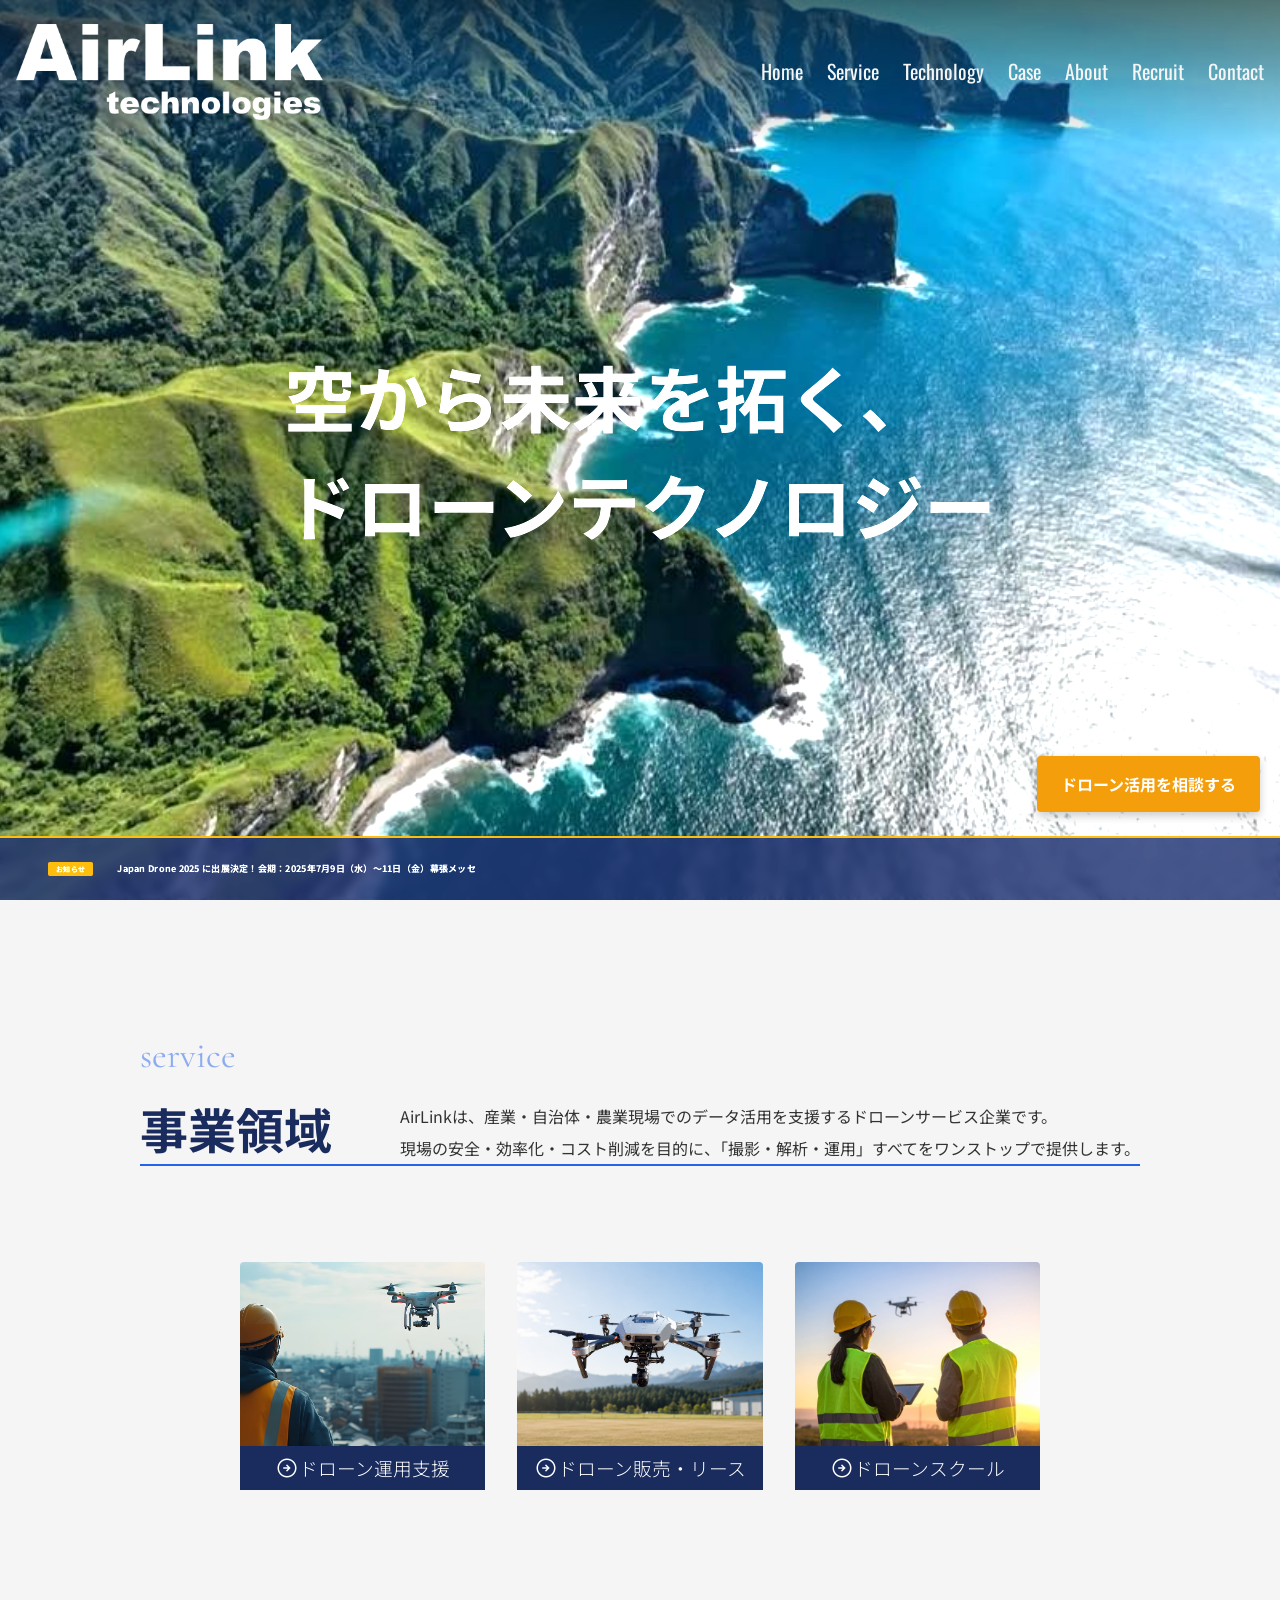
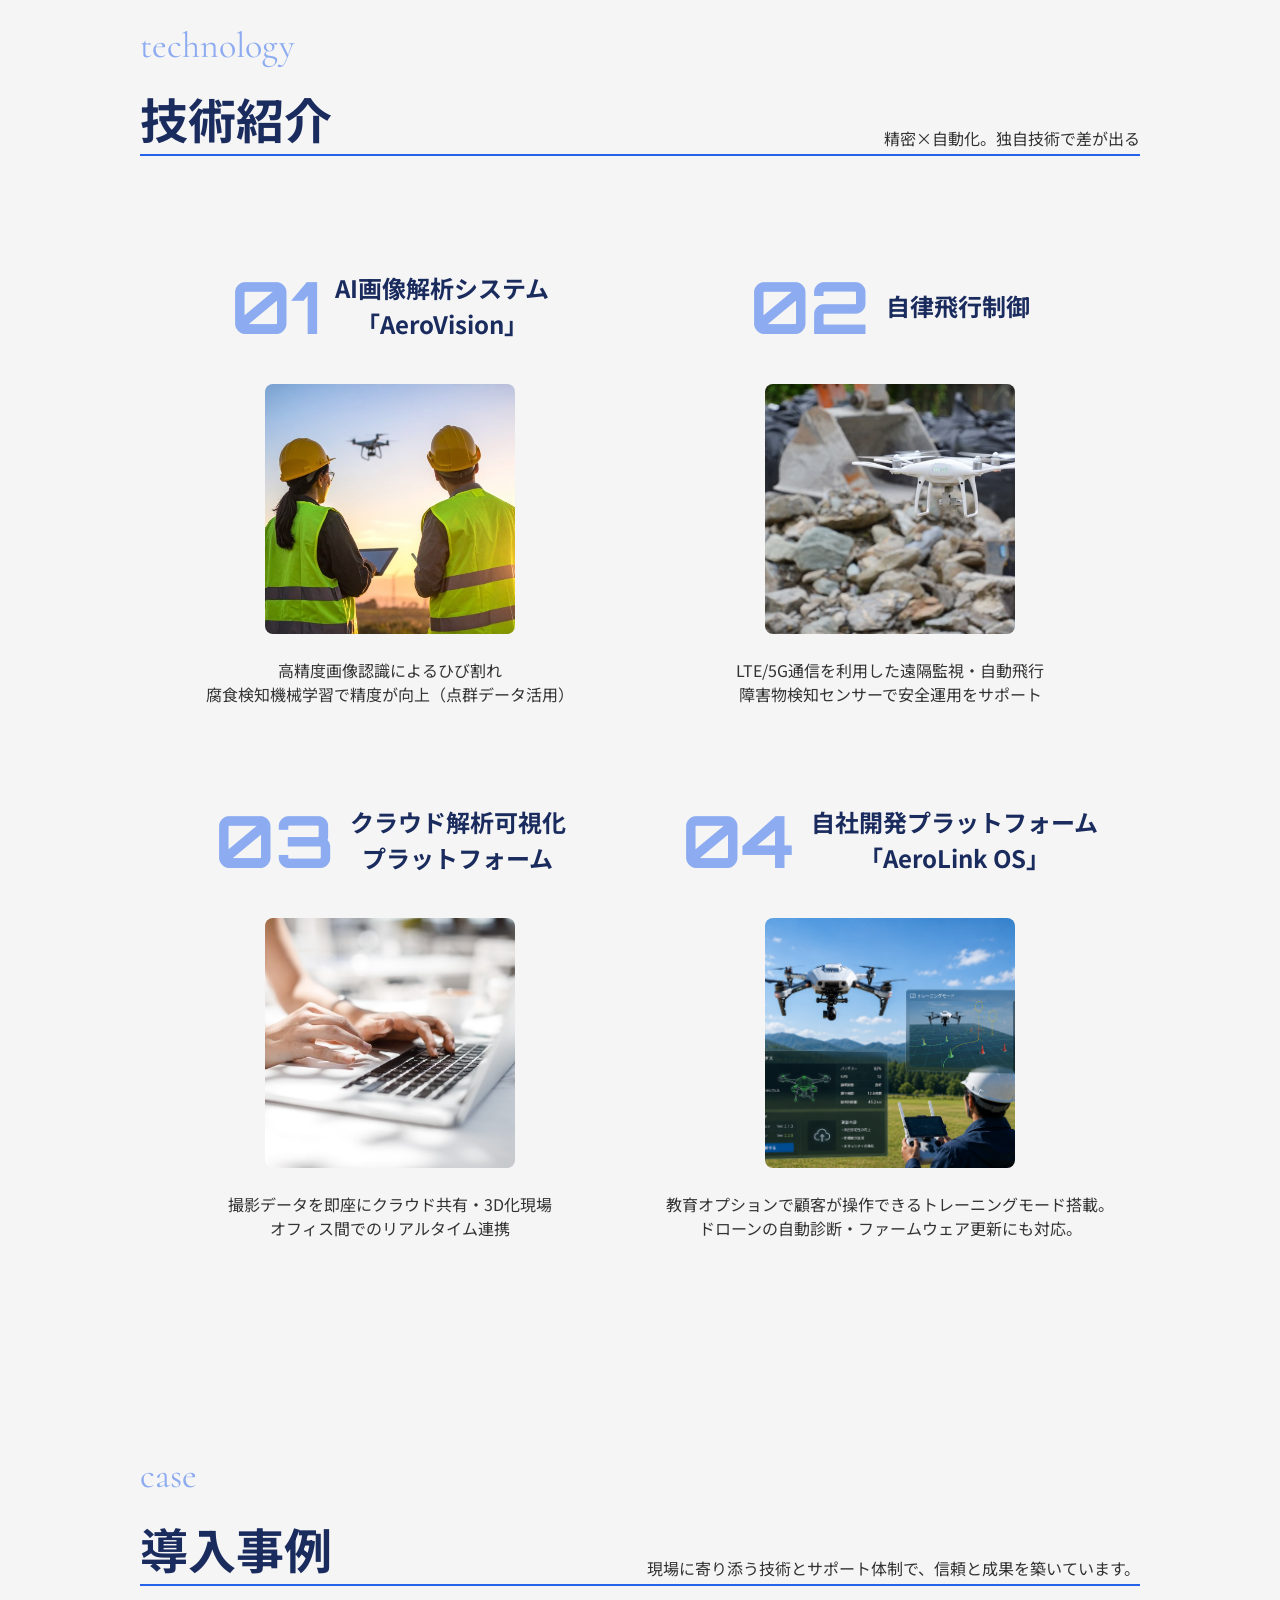
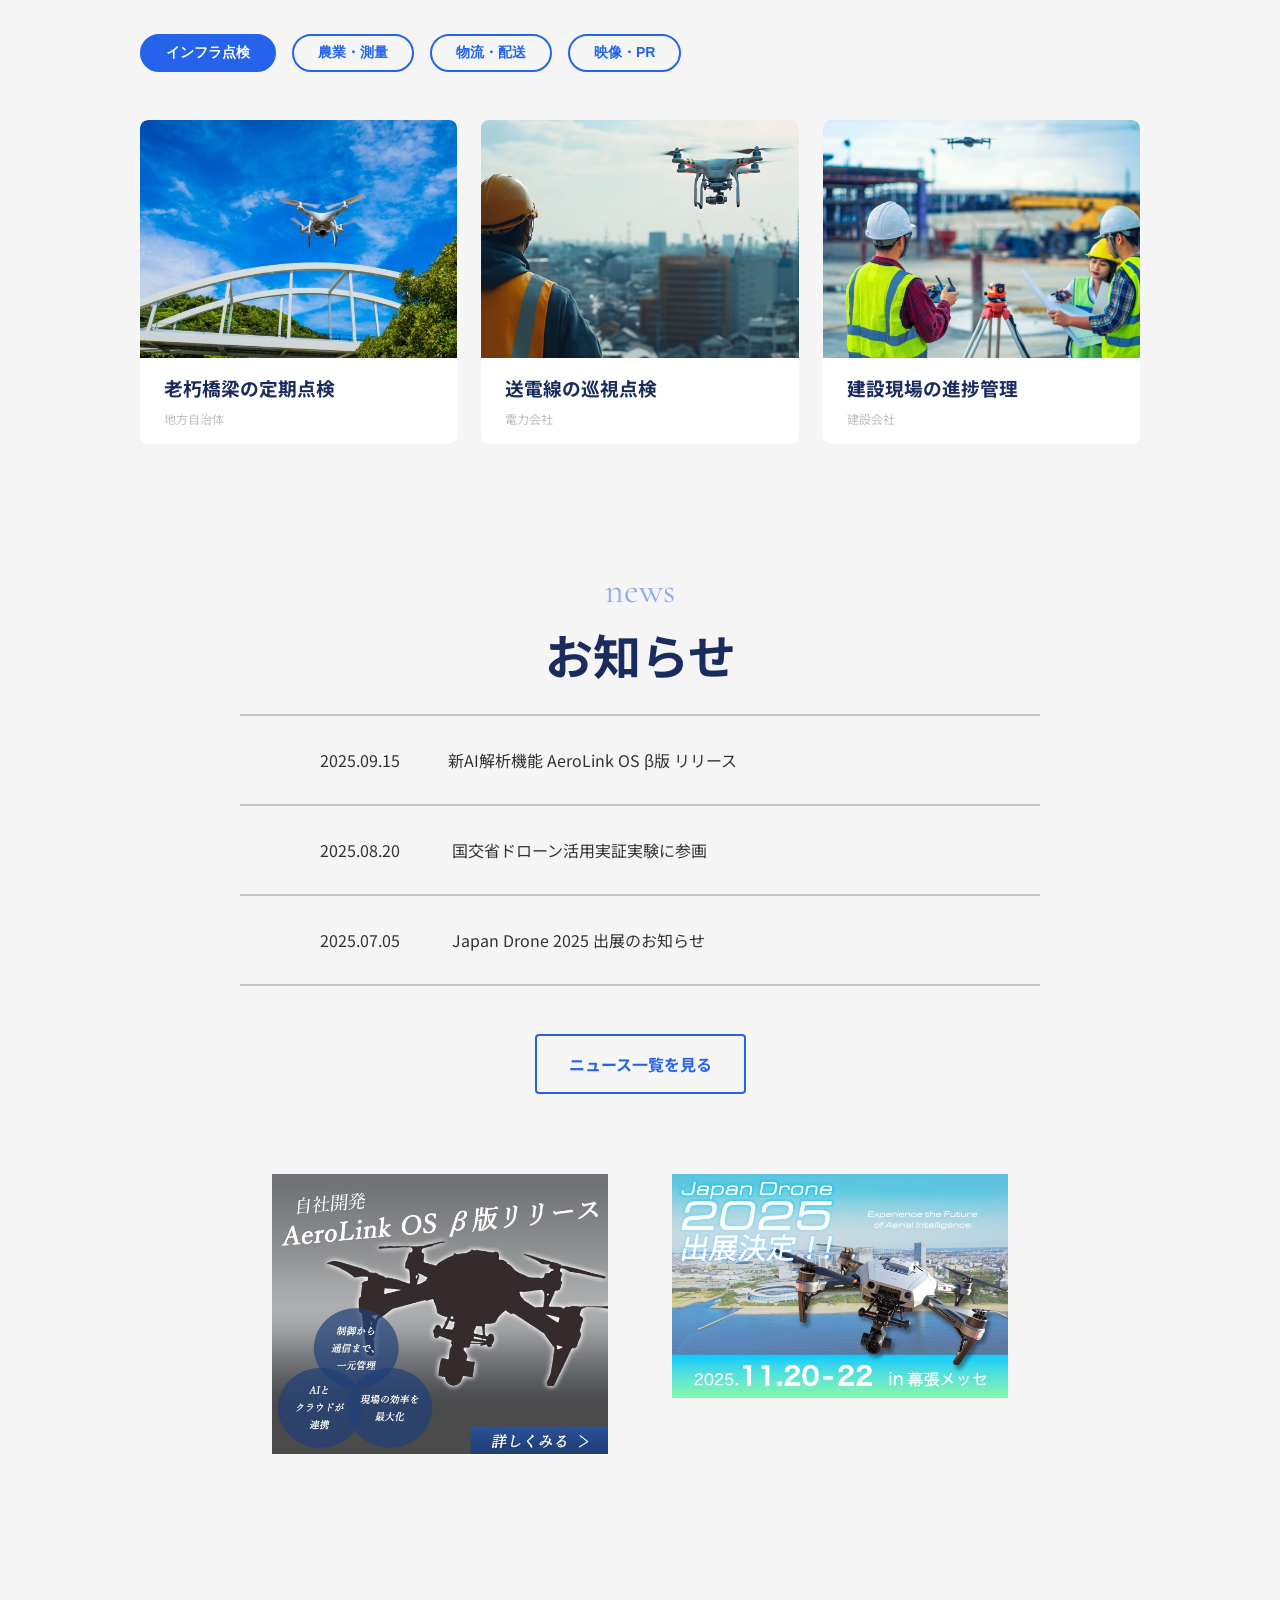
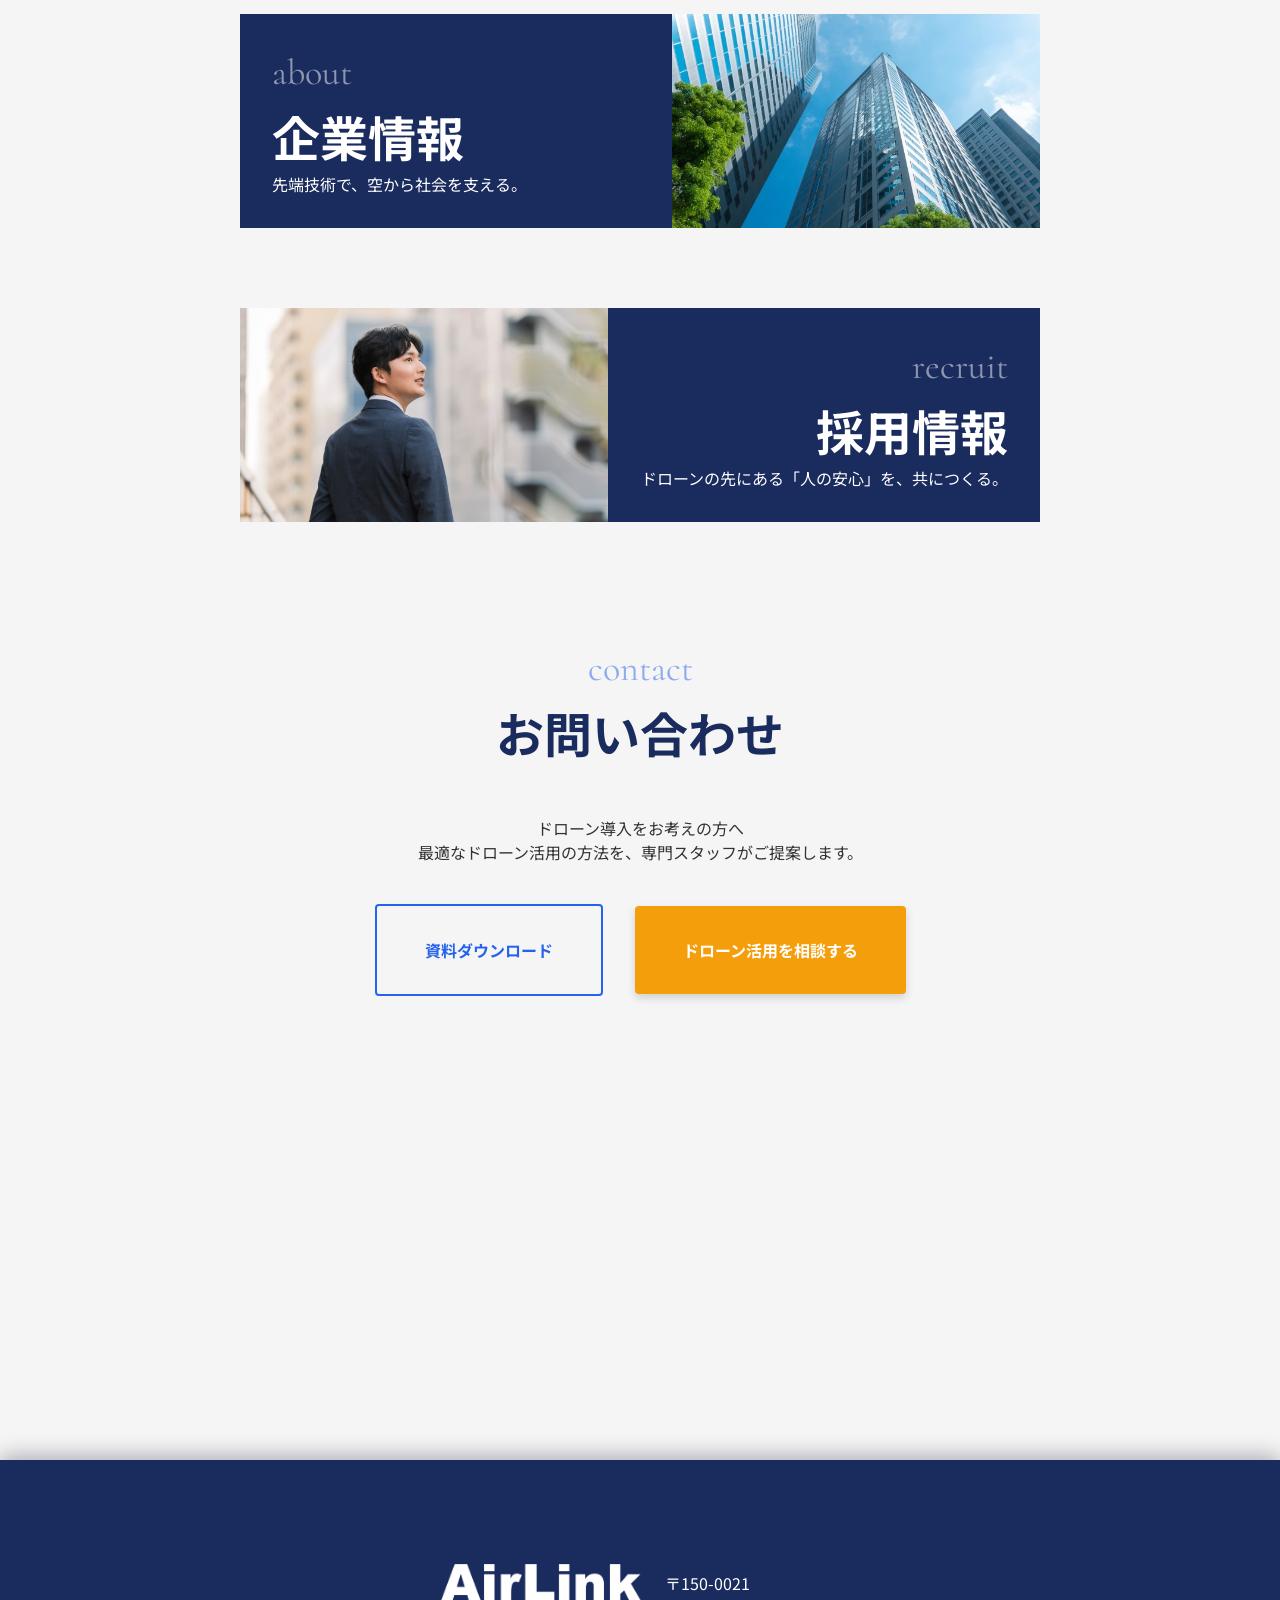
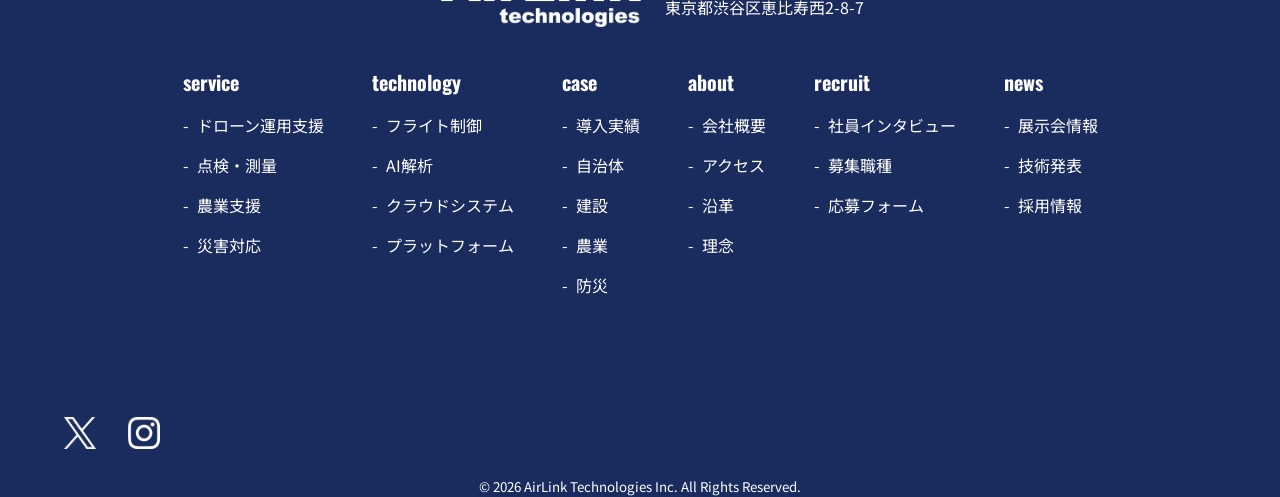
<file: index.html>
<!DOCTYPE html>
<html lang="ja">

<head>
    <meta charset="UTF-8">
    <meta name="viewport" content="width=device-width, initial-scale=1.0">
    <meta name="robots" content="index, nofollow">
    <meta name="format-detection" content="telephone=no">
    <link rel="icon" href="./images/favicon.png" sizes="48x48" type="image/png">
    <link rel="apple-touch-icon" href="./images/favicon.png">

    <title>株式会社エアリンクテクノロジーズ</title>
    <meta name="description" content="エアリンクテクノロジーズは、産業向けドローンシステムとAI解析技術を駆使し、測量・点検・物流分野で高精度・高効率のソリューションを提供する技術企業です。">
    <meta property="og:type" content="website">
    <meta property="og:site_name" content="株式会社エアリンクテクノロジーズ">
    <meta property="og:title" content="株式会社エアリンクテクノロジーズ">
    <meta property="og:description" content="エアリンクテクノロジーズは、産業向けドローンシステムとAI解析技術を駆使し、測量・点検・物流分野で高精度・高効率のソリューションを提供する技術企業です。">
    <meta property="og:url" content="https://yoship1859-cyber.github.io/site03/">
    <meta property="og:image" content="https://yoship1859-cyber.github.io/site03/images/fv-poster.jpg">
    <meta name="twitter:card" content="summary_large_image">
    <!-- 構造化データ（検索エンジン・AI検索に会社情報を正しく伝える） -->
    <script type="application/ld+json">
    {
        "@context": "https://schema.org",
        "@type": "Organization",
        "name": "株式会社エアリンクテクノロジーズ",
        "alternateName": "AirLink Technologies",
        "url": "https://yoship1859-cyber.github.io/site03/",
        "logo": "https://yoship1859-cyber.github.io/site03/images/logo.png",
        "description": "産業向けドローンシステムとAI解析技術で、測量・点検・物流分野のソリューションを提供する技術企業です。",
        "address": {
            "@type": "PostalAddress",
            "postalCode": "150-0021",
            "addressRegion": "東京都",
            "addressLocality": "渋谷区",
            "streetAddress": "恵比寿西2-8-7",
            "addressCountry": "JP"
        }
    }
    </script>
    <link rel="preload" as="image" href="./images/fv-poster.jpg" fetchpriority="high">
    <link rel="stylesheet" href="./css/reset.css?v=20261028">
    <link rel="stylesheet" href="./css/globals.css?v=20261028">
    <link rel="stylesheet" href="./css/style.css?v=20261028">
    <!-- google symbols -->
    <link rel="stylesheet"
        href="https://fonts.googleapis.com/css2?family=Material+Symbols+Outlined:opsz,wght,FILL,GRAD@20..48,100..700,0..1,-50..200" />
    <!-- google fonts -->
    <link
        href="https://fonts.googleapis.com/css2?family=Cormorant:wght@400;600&family=Noto+Sans+JP:wght@400;700&family=Oswald:wght@400;600&family=Orbitron:wght@400;700&display=swap"
        rel="stylesheet">

</head>

<body>
    <div id="bg"></div>
    <div class="site-container">
        <header>
            <!-- ここからハンバーガーメニュー -->

            <!-- メニューボタン -->
            <!-- ↓クリックしたら発動 -->
            <button type="button" class="btn" aria-label="メニューを開く" aria-expanded="false" aria-controls="global-menu">
                <!-- ↑クラス名をjs、cssセレクタと揃える。 -->
                <span></span>
                <span></span>
                <span></span>
            </button>
            <!-- メニューボタン -->

            <nav class="menu" id="global-menu">
                <!-- ↑クラス名をjs、cssセレクタと揃える。 -->
                <ul>
                    <!-- メニューの中身 -->
                    <li><a class="link" href="./index.html">Home</a></li>
                    <li><a class="link" href="./index.html#service">Service</a></li>
                    <li><a class="link" href="./technology.html">Technology</a></li>
                    <li><a class="link" href="./index.html#case">Case</a></li>
                    <li><a class="link" href="./index.html#about">About</a></li>
                    <li><a class="link" href="./index.html#recruit">Recruit</a></li>
                    <li><a class="link" href="./index.html#contact">Contact</a></li>
                    <!-- .linkはリンクをクリックしたときにメニューを閉じるjsのために付ける。js、cssセレクタと揃える。 -->
                    <!-- メニューの中身 -->
                </ul>
            </nav>
            <div class="hero-logo">
                <h1><a href="./index.html"><img src="./images/logo2.png" width="96" height="96" alt="エアリンクテクノロジーズのロゴ"></a></h1>
            </div>
            <nav class="menu-list">
                <ul>
                    <li><a href="./index.html" class="underline">Home</a></li>
                    <li><a href="./index.html#service" class="underline">Service</a></li>
                    <li><a href="./technology.html" class="underline">Technology</a></li>
                    <li><a href="./index.html#case" class="underline">Case</a></li>
                    <li><a href="./index.html#about" class="underline">About</a></li>
                    <li><a href="./index.html#recruit" class="underline">Recruit</a></li>
                    <li><a href="./index.html#contact" class="underline">Contact</a></li>
                </ul>
            </nav>
        </header>

        <main>
            <a href="#contact" class="cta-btn">ドローン活用を相談する</a>
            <div class="hero-visual">
                <video autoplay muted loop playsinline preload="auto" poster="./images/fv-poster.jpg"
                    width="1280" height="720" class="hero-video">
                    <source src="./images/fv.mp4" type="video/mp4">
                    あなたのブラウザは動画に対応していません。
                </video>
                <p>空から未来を拓く、<span class="br">ドローンテクノロジー</span></p>
                <div class="fes-wrap">
                    <a href="#x" class="fes-notice">
                        <span class="fes-badge">お知らせ</span>
                        <p>Japan Drone 2025 に出展決定！会期：2025年7月9日（水）〜11日（金）幕張メッセ</p>
                    </a>
                </div>
            </div>
            <section class="service-wrap" id="service">
                <div class="section-inner size-l">
                    <div class="service-title slide-title">
                        <div class="service ">
                            <p class="en">service</p>
                            <h2>事業領域</h2>
                        </div>
                        <div class="service-about">
                            <p class="title-about">AirLinkは、産業・自治体・農業現場でのデータ活用を支援するドローンサービス企業です。<span class="br">
                                    現場の安全・効率化・コスト削減を目的に、「撮影・解析・運用」すべてをワンストップで提供します。</span></p>
                        </div>
                    </div>
                    <div class="service-list">
                        <div class="section-inner size-m">
                            <ul>
                                <li class="service-item">
                                    <a href="">
                                        <img src="./images/dorone7.jpeg" alt="ドローン運用支援">
                                        <h3 class="service-item-title">
                                            <span class="material-symbols-outlined"> arrow_circle_right
                                            </span>
                                            <span>ドローン運用支援</span>
                                        </h3>
                                    </a>
                                </li>
                                <li class="service-item">
                                    <a href="#X">
                                        <img src="./images/dorone6.png" alt="ドローン販売・リース">
                                        <h3 class="service-item-title">
                                            <span class="material-symbols-outlined">arrow_circle_right
                                            </span>
                                            <span>ドローン販売・リース</span>
                                        </h3>
                                    </a>
                                </li>
                                <li class="service-item">
                                    <a href="">
                                        <img src="./images/dorone_s.jpg" alt="ドローンスクール">
                                        <h3 class="service-item-title">
                                            <span class="material-symbols-outlined">arrow_circle_right
                                            </span>
                                            <span>ドローンスクール</span>
                                        </h3>
                                    </a>
                                </li>
                            </ul>
                        </div>
                    </div>
                </div>
            </section>
            <section class="technology-wrap" id="technology">
                <div class="section-inner size-l">
                    <div class="technology-title slide-title">
                        <div class="technology ">
                            <p class="en">technology</p>
                            <h2>技術紹介</h2>
                        </div>
                        <div class="technology-about">
                            <p>精密×自動化。独自技術で差が出る</p>
                        </div>
                    </div>
                    <ul class="technology-list">
                        <li>
                            <div class="card-title">
                                <span class="number">01</span>
                                <h3> AI画像解析システム<span class="br">「AeroVision」</span></h3>
                            </div>
                            <img src="./images/dorone_s.jpg" alt="">
                            <p>高精度画像認識によるひび割れ<span class="br">腐食検知機械学習で精度が向上（点群データ活用）</span> </p>
                        </li>
                        <li>
                            <div class="card-title">
                                <span class="number">02</span>
                                <h3>自律飛行制御</h3>
                            </div>
                            <img src="./images/dorone8.jpeg" alt="">
                            <p>LTE/5G通信を利用した遠隔監視・自動飛行<span class="br">障害物検知センサーで安全運用をサポート</span></p>
                        </li>
                        <li>
                            <div class="card-title">
                                <span class="number">03</span>
                                <h3>クラウド解析可視化<span class="br">プラットフォーム</span></h3>
                            </div>
                            <img src="./images/dorone9.jpeg" alt="">
                            <p>撮影データを即座にクラウド共有・3D化現場<span class="br">オフィス間でのリアルタイム連携</span></p>
                        </li>
                        <li>
                            <div class="card-title">
                                <span class="number">04</span>
                                <h3>自社開発プラットフォーム<span class="br">「AeroLink OS」</span></h3>
                            </div>
                            <img src="./images/dorone7.png" alt="">
                            <p>教育オプションで顧客が操作できるトレーニングモード搭載。<span class="br">ドローンの自動診断・ファームウェア更新にも対応。</span></p>
                        </li>
                    </ul>
                </div>
            </section>
            <section class="case-wrap" id="case">
                <div class="section-inner size-l">
                    <div class="case-title slide-title">
                        <div class="case">
                            <p class="en">case</p>
                            <h2>導入事例</h2>
                        </div>
                        <div class="case-about">
                            <p class="title-about">現場に寄り添う技術とサポート体制で、信頼と成果を築いています。</p>
                        </div>
                    </div>
                    <div class="case-tabs">
                        <button class="case-tab active" data-cat="infra">インフラ点検</button>
                        <button class="case-tab" data-cat="agri">農業・測量</button>
                        <button class="case-tab" data-cat="logistics">物流・配送</button>
                        <button class="case-tab" data-cat="media">映像・PR</button>
                    </div>
                    <div class="case-slider-outer">
                        <div class="case-slider-track">
                            <div class="case-slide-card" data-cat="infra">
                                <img src="./images/bridge.jpeg" alt="">
                                <div class="case-slide-body">
                                    <h3>老朽橋梁の定期点検</h3>
                                    <span class="case-slide-label">地方自治体</span>
                                </div>
                            </div>
                            <div class="case-slide-card" data-cat="infra">
                                <img src="./images/dorone7.jpeg" alt="">
                                <div class="case-slide-body">
                                    <h3>送電線の巡視点検</h3>
                                    <span class="case-slide-label">電力会社</span>
                                </div>
                            </div>
                            <div class="case-slide-card" data-cat="infra">
                                <img src="./images/dorone5.jpeg" alt="">
                                <div class="case-slide-body">
                                    <h3>建設現場の進捗管理</h3>
                                    <span class="case-slide-label">建設会社</span>
                                </div>
                            </div>
                            <div class="case-slide-card" data-cat="agri">
                                <img src="./images/dorone12.jpg" alt="">
                                <div class="case-slide-body">
                                    <h3>広域農地の生育モニタリング</h3>
                                    <span class="case-slide-label">農業法人</span>
                                </div>
                            </div>
                            <div class="case-slide-card" data-cat="agri">
                                <img src="./images/dorone8.jpeg" alt="">
                                <div class="case-slide-body">
                                    <h3>測量時間を1/3に短縮</h3>
                                    <span class="case-slide-label">土地家屋調査士</span>
                                </div>
                            </div>
                            <div class="case-slide-card" data-cat="agri">
                                <img src="./images/dorone3.jpg" alt="">
                                <div class="case-slide-body">
                                    <h3>ピンポイント農薬散布</h3>
                                    <span class="case-slide-label">農業生産法人</span>
                                </div>
                            </div>
                            <div class="case-slide-card" data-cat="logistics">
                                <img src="./images/dorone11.jpg" alt="">
                                <div class="case-slide-body">
                                    <h3>離島への無人配送</h3>
                                    <span class="case-slide-label">EC事業者</span>
                                </div>
                            </div>
                            <div class="case-slide-card" data-cat="logistics">
                                <img src="./images/dorone13.jpg" alt="">
                                <div class="case-slide-body">
                                    <h3>山間部への医薬品輸送</h3>
                                    <span class="case-slide-label">医療機関</span>
                                </div>
                            </div>
                            <div class="case-slide-card" data-cat="logistics">
                                <img src="./images/dorone15.jpg" alt="">
                                <div class="case-slide-body">
                                    <h3>店舗間在庫移送の自動化</h3>
                                    <span class="case-slide-label">小売チェーン</span>
                                </div>
                            </div>
                            <div class="case-slide-card" data-cat="media">
                                <img src="./images/dorone14.jpg" alt="">
                                <div class="case-slide-body">
                                    <h3>工場・施設の販促動画制作</h3>
                                    <span class="case-slide-label">製造業</span>
                                </div>
                            </div>
                            <div class="case-slide-card" data-cat="media">
                                <img src="./images/dorone16.jpg" alt="">
                                <div class="case-slide-body">
                                    <h3>開発地の空撮PR映像</h3>
                                    <span class="case-slide-label">不動産デベロッパー</span>
                                </div>
                            </div>
                            <div class="case-slide-card" data-cat="media">
                                <img src="./images/dorone10.jpg" alt="">
                                <div class="case-slide-body">
                                    <h3>物件・土地の空撮PR</h3>
                                    <span class="case-slide-label">不動産仲介</span>
                                </div>
                            </div>
                        </div>
                    </div>
                </div>
            </section>
            <section class="news-wrap" id="news">
                <div class="section-inner size-m">
                    <div class="news-title">
                        <p class="en">news</p>
                        <h2>お知らせ</h2>
                    </div>
                    <div class="news-list">
                        <ol>
                            <li><a href=""><time datetime="2025-09-15">2025.09.15</time>新AI解析機能 AeroLink OS β版 リリース</a>
                            </li>
                            <li><a href=""><time datetime="2025-08-20">2025.08.20</time> 国交省ドローン活用実証実験に参画</a></li>
                            <li><a href=""><time datetime="2025-07-05">2025.07.05</time> Japan Drone 2025 出展のお知らせ</a>
                            </li>
                        </ol>
                        <div class="news-btn">
                            <a href="#X">ニュース一覧を見る</a>
                        </div>
                    </div>
                </div>
            </section>
            <section class="banner-wrap">
                <div class="section-inner size-m">
                    <p class="banner1"><a href="#X"><img src="./images/mr_1.jpg" width="200" height="100" alt=""></a>
                    </p>
                    <p class="banner2"><a href="#X"><img src="./images/makuhari.jpg" width="200" height="100"
                                alt=""></a>
                    </p>
                </div>
            </section>
            <section class="about-wrap">
                <div class="section-inner size-m">
                    <ul class="about-list" id="about">
                        <li>
                            <a href="">
                                <div class="about-title">
                                    <p class="en">about</p>
                                    <h2>企業情報</h2>
                                    <p>先端技術で、空から社会を支える。</p>
                                </div>
                                <div class="about-list-img"></div>
                            </a>
                        </li>
                    </ul>
                    <ul class="recruit-list" id="recruit">
                        <li>
                            <a href="">
                                <div class="recruit-list-img"></div>
                                <div class="recruit-title">
                                    <p class="en">recruit</p>
                                    <h2>採用情報</h2>
                                    <p>ドローンの先にある「人の安心」を、共につくる。</p>
                                </div>
                            </a>
                        </li>
                    </ul>
                </div>
            </section>
            <section class="contact-wrap" id="contact">
                <div class="section-inner size-m">
                    <div class="contact-title">
                        <p class="en">contact</p>
                        <h2>お問い合わせ</h2>
                        <p>
                            ドローン導入をお考えの方へ
                            <span class="br">最適なドローン活用の方法を、専門スタッフがご提案します。</span>
                        </p>
                    </div>
                    <div class="contact-btn">
                        <div class="contact">
                            <a href="#x">資料ダウンロード</a>
                        </div>
                        <address class="tel-wrap">
                            <a href="#x">ドローン活用を相談する</a>
                        </address>
                    </div>
                </div>
            </section>
            <div class="map">
                <iframe
                    src="https://www.google.com/maps/embed?pb=!1m18!1m12!1m3!1d3240.216026651735!2d139.70423887534557!3d35.696301229146826!2m3!1f0!2f0!3f0!3m2!1i1024!2i768!4f13.1!3m3!1m2!1s0x60188cdeb91dcf3f%3A0xb6ac98faf88cd44!2z44Ki44K444Oj44K544OI44Ki44Kr44OH44Of44O8!5e0!3m2!1sja!2sjp!4v1761213517046!5m2!1sja!2sjp"
                    title="エアリンクテクノロジーズの所在地" height="400" style="border:0;" allowfullscreen="" loading="lazy"
                    referrerpolicy="no-referrer-when-downgrade"></iframe>
            </div>

        </main>
    </div>




    <footer>
        <div class="footer-wrap">
            <!-- <div class="copy">
                <h2>「ドローン×データで、空から社会を支える」</h2>
            </div> -->
            <div class="adress">
                <a href="./index.html"><img src="./images/logo.png" width="96" height="96" alt="エアリンクテクノロジーズ トップへ"></a>
                <address>〒150-0021<span class="br">東京都渋谷区恵比寿西2-8-7</span></address>
            </div>
            <nav class="footer-main-menu">
                <ul class="footer-list">
                    <li class="footer-list-btn"><a href="./index.html#service" class="underline">service</a></li>
                    <li>
                        <a href="./index.html#service" class="underline">
                            <span class="add-char before " data-char="-">ドローン運用支援</span>
                        </a>
                    </li>
                    <li>
                        <a href="./index.html#service" class="underline">
                            <span class="add-char before " data-char="-">点検・測量</span>
                        </a>
                    </li>
                    <li>
                        <a href="./index.html#service" class="underline">
                            <span class="add-char before " data-char="-">農業支援</span>
                        </a>
                    </li>
                    <li>
                        <a href="./index.html#service" class="underline">
                            <span class="add-char before " data-char="-">災害対応</span>
                        </a>
                    </li>
                </ul>
                <ul class="footer-list">
                    <li class="footer-list-btn"><a href="./technology.html" class="underline">technology</a></li>
                    <li>
                        <a href="./technology.html" class="underline">
                            <span class="add-char before " data-char="-">フライト制御</span>
                        </a>
                    </li>
                    <li>
                        <a href="./technology.html" class="underline">
                            <span class="add-char before " data-char="-">AI解析</span>
                        </a>
                    </li>
                    <li>
                        <a href="./technology.html" class="underline">
                            <span class="add-char before " data-char="-">クラウドシステム</span>
                        </a>
                    </li>
                    <li>
                        <a href="./technology.html" class="underline">
                            <span class="add-char before " data-char="-">プラットフォーム</span>
                        </a>
                    </li>
                </ul>
                <ul class="footer-list">
                    <li class="footer-list-btn"><a href="./index.html#case" class="underline">case</a></li>
                    <li>
                        <a href="./index.html#case" class="underline">
                            <span class="add-char before" data-char="-">導入実績</span>
                        </a>
                    </li>
                    <li>
                        <a href="./index.html#case" class="underline">
                            <span class="add-char before" data-char="-">自治体</span>
                        </a>
                    </li>
                    <li>
                        <a href="./index.html#case" class="underline">
                            <span class="add-char before" data-char="-">建設</span>
                        </a>
                    </li>
                    <li>
                        <a href="./index.html#case" class="underline">
                            <span class="add-char before" data-char="-">農業</span>
                        </a>
                    </li>
                    <li>
                        <a href="./index.html#case" class="underline">
                            <span class="add-char before" data-char="-">防災</span>
                        </a>
                    </li>
                </ul>
                <ul class="footer-list">
                    <li class="footer-list-btn"><a href="./index.html#about" class="underline">about</a></li>
                    <li>
                        <a href="./index.html#about" class="underline">
                            <span class="add-char before" data-char="-">会社概要</span>
                        </a>
                    </li>
                    <li>
                        <a href="./index.html#about" class="underline">
                            <span class="add-char before" data-char="-">アクセス</span>
                        </a>
                    </li>
                    <li>
                        <a href="./index.html#about" class="underline">
                            <span class="add-char before" data-char="-">沿革</span>
                        </a>
                    </li>
                    <li>
                        <a href="./index.html#about" class="underline">
                            <span class="add-char before" data-char="-">理念</span>
                        </a>
                    </li>
                </ul>
                <ul class="footer-list">
                    <li class="footer-list-btn"><a href="./index.html#recruit" class="underline">recruit</a></li>
                    <li>
                        <a href="./index.html#recruit" class="underline">
                            <span class="add-char before" data-char="-">社員インタビュー</span>
                        </a>
                    </li>
                    <li>
                        <a href="./index.html#recruit" class="underline">
                            <span class="add-char before" data-char="-">募集職種</span>
                        </a>
                    </li>
                    <li>
                        <a href="./index.html#recruit" class="underline">
                            <span class="add-char before" data-char="-">応募フォーム</span>
                        </a>
                    </li>
                </ul>
                <ul class="footer-list">
                    <li class="footer-list-btn"><a href="./index.html#news" class="underline">news</a></li>
                    <li>
                        <a href="./index.html#news" class="underline">
                            <span class="add-char before" data-char="-">展示会情報</span>
                        </a>
                    </li>
                    <li>
                        <a href="./index.html#news" class="underline">
                            <span class="add-char before" data-char="-">技術発表</span>
                        </a>
                    </li>
                    <li>
                        <a href="./index.html#news" class="underline">
                            <span class="add-char before" data-char="-">採用情報</span>
                        </a>
                    </li>
                </ul>
            </nav>
        </div>
        <nav class="sns-links">
           
            <ul class="sns">
                <li>
                    <a href="#x"><img src="./images/logo-white.png" width="32" height="32" alt="エックス"></a>
                </li>
            </ul>
            <ul class="sns">
                <li>
                    <a href="#x"><img src="./images/instagram_.png" width="32" height="32" alt="インスタグラム"></a>
                </li>
            </ul>
        </nav>

        <p class="small"><small>© 2026 AirLink Technologies Inc. All Rights Reserved.</small></p>
    </footer>
     <script src="js/jquery-3.7.1.min.js"></script>
    <script src="./js/main.js?v=20261028"></script>
    <script src="./js/libs/particles.min.js"></script>
    <script src="./js/script.js?v=20261028"></script>
</body>

</html>
</file>
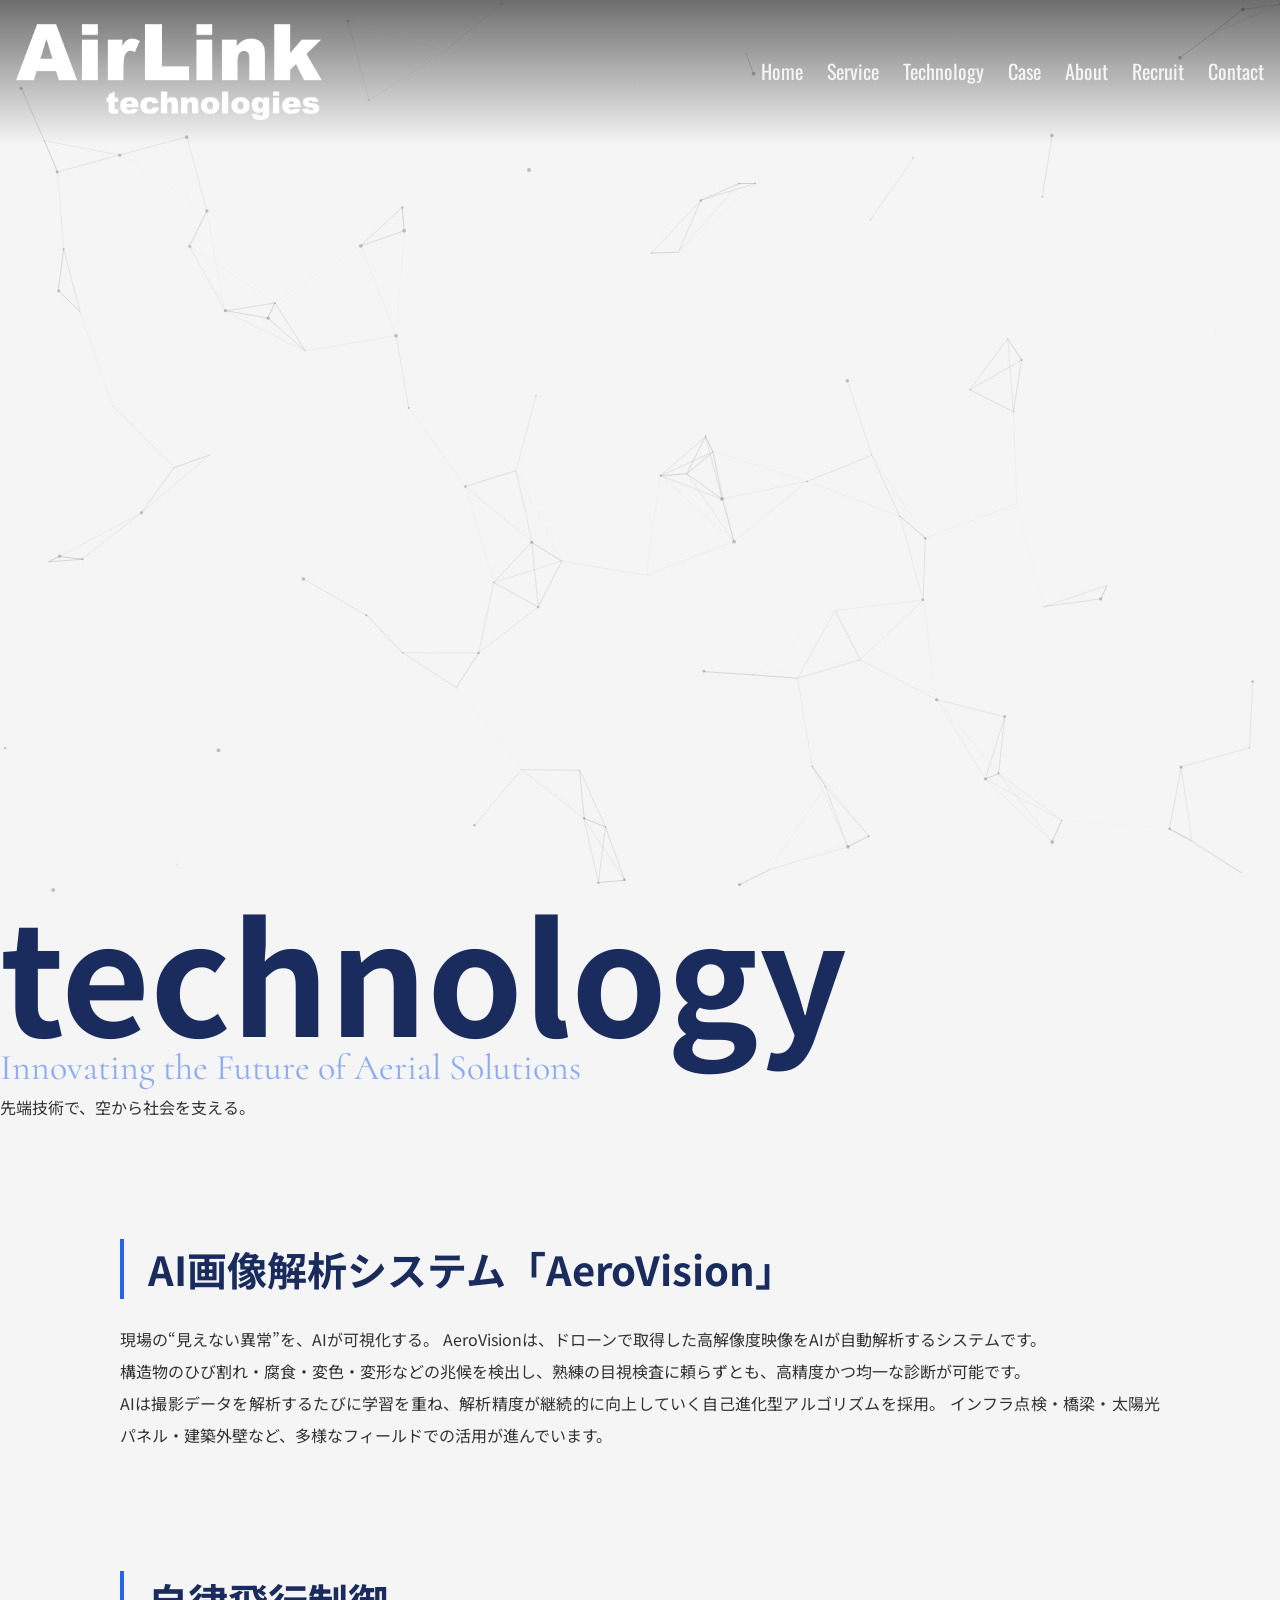
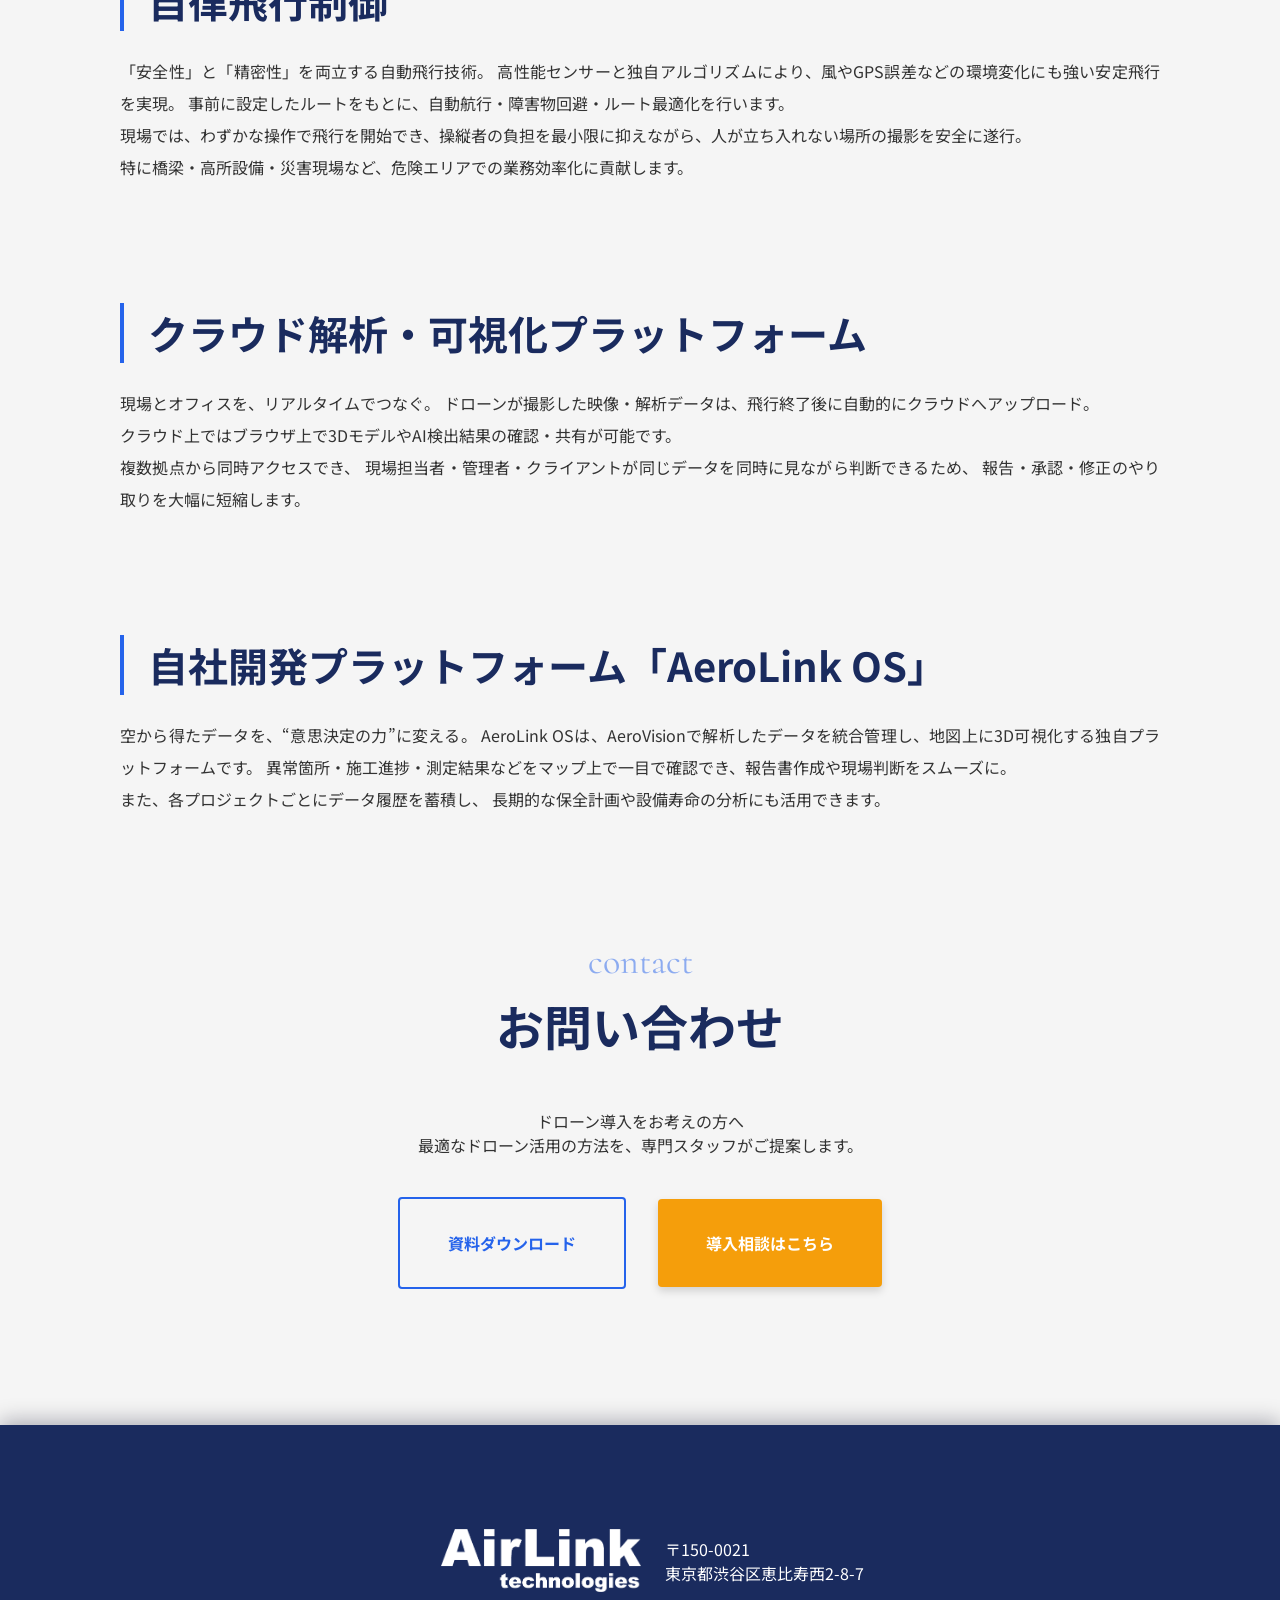
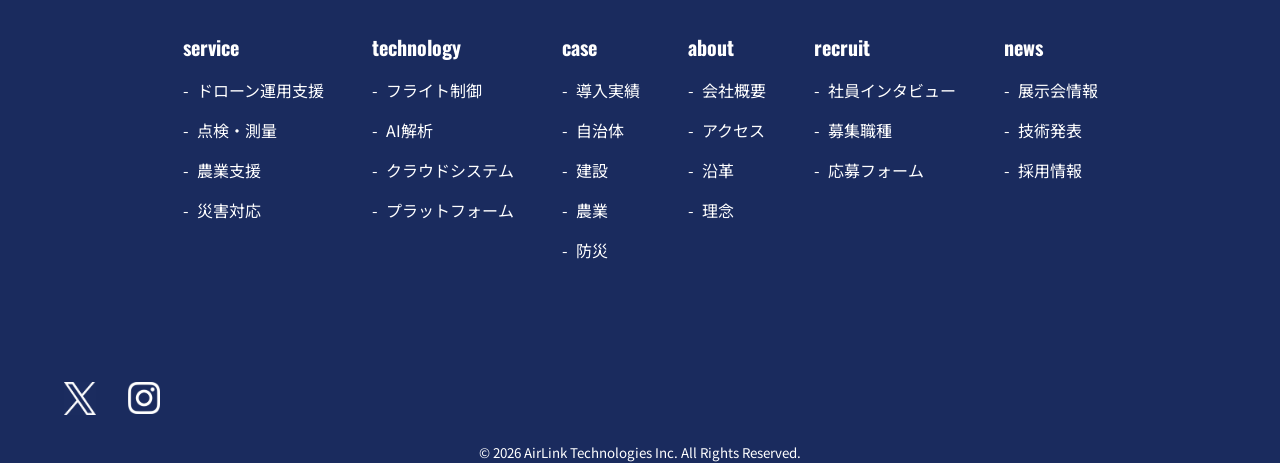
<file: technology.html>
<!DOCTYPE html>
<html lang="ja">

<head>
    <meta charset="UTF-8">
    <meta name="viewport" content="width=device-width, initial-scale=1.0">
    <link rel="icon" href="./images/favicon.png" sizes="48x48" type="image/png">
    <link rel="apple-touch-icon" href="./images/favicon.png">

    <title>技術紹介｜株式会社エアリンクテクノロジーズ</title>
    <meta name="description" content="AI画像解析「AeroVision」、自律飛行制御、クラウド解析プラットフォーム、自社開発「AeroLink OS」など、エアリンクテクノロジーズのドローン技術をご紹介します。">
    <meta property="og:type" content="article">
    <meta property="og:site_name" content="株式会社エアリンクテクノロジーズ">
    <meta property="og:title" content="技術紹介｜株式会社エアリンクテクノロジーズ">
    <meta property="og:description" content="AI画像解析「AeroVision」、自律飛行制御、クラウド解析プラットフォーム、自社開発「AeroLink OS」など、エアリンクテクノロジーズのドローン技術をご紹介します。">
    <meta property="og:url" content="https://yoship1859-cyber.github.io/site03/technology.html">
    <meta property="og:image" content="https://yoship1859-cyber.github.io/site03/images/fv-poster.jpg">
    <meta name="twitter:card" content="summary_large_image">
    <link rel="stylesheet" href="./css/reset.css?v=20261028">
    <link rel="stylesheet" href="./css/globals.css?v=20261028">
    <link rel="stylesheet" href="./css/style.css?v=20261028">
    <!-- google fonts -->
    <link
        href="https://fonts.googleapis.com/css2?family=Cormorant:wght@400;600&family=Noto+Sans+JP:wght@400;700&family=Oswald:wght@400;600&family=Orbitron:wght@400;700&display=swap"
        rel="stylesheet">
</head>

<body>
    <div id="bg"></div>
    <div class="site-container">
        <header>
            <!-- ここからハンバーガーメニュー -->

            <!-- メニューボタン -->
            <!-- ↓クリックしたら発動 -->
            <button type="button" class="btn" aria-label="メニューを開く" aria-expanded="false" aria-controls="global-menu">
                <!-- ↑クラス名をjs、cssセレクタと揃える。 -->
                <span></span>
                <span></span>
                <span></span>
            </button>
            <!-- メニューボタン -->

            <nav class="menu" id="global-menu">
                <!-- ↑クラス名をjs、cssセレクタと揃える。 -->
                <ul>
                    <!-- メニューの中身 -->
                    <li><a class="link" href="./index.html">Home</a></li>
                    <li><a class="link" href="./index.html#service">Service</a></li>
                    <li><a class="link" href="./technology.html">Technology</a></li>
                    <li><a class="link" href="./index.html#case">Case</a></li>
                    <li><a class="link" href="./index.html#about">About</a></li>
                    <li><a class="link" href="./index.html#recruit">Recruit</a></li>
                    <li><a class="link" href="./index.html#contact">Contact</a></li>
                    <!-- .linkはリンクをクリックしたときにメニューを閉じるjsのために付ける。js、cssセレクタと揃える。 -->
                    <!-- メニューの中身 -->
                </ul>
            </nav>
            <div class="hero-logo">
                <h1><a href="./index.html"><img src="./images/logo.png" width="96" height="96" alt="エアリンクテクノロジーズのロゴ">
                    </a></h1>
            </div>
            <nav class="menu-list">
                <ul>
                    <li><a href="./index.html" class="underline">Home</a></li>
                    <li><a href="./index.html#service" class="underline">Service</a></li>
                    <li><a href="./technology.html" class="underline">Technology</a></li>
                    <li><a href="./index.html#case" class="underline">Case</a></li>
                    <li><a href="./index.html#about" class="underline">About</a></li>
                    <li><a href="./index.html#recruit" class="underline">Recruit</a></li>
                    <li><a href="./index.html#contact" class="underline">Contact</a></li>
                </ul>
            </nav>
        </header>
        <main>
            <div class="hero-visual">
                <video autoplay muted loop playsinline class="hero-video">
                    <source src="./images/dorone2.mp4" type="video/mp4">
                    あなたのブラウザは動画に対応していません。
                </video>
            </div>
            <article class="technology-page">
                <h2 class="bg-title">technology</h2>
                <p class="en">Innovating the Future of Aerial Solutions</p>
                <p class="jp">先端技術で、空から社会を支える。</p>
                <section class="slide-title">
                    <h3>AI画像解析システム「AeroVision」</h3>
                    <p>現場の“見えない異常”を、AIが可視化する。
                        AeroVisionは、ドローンで取得した高解像度映像をAIが自動解析するシステムです。
                        <span class="br">構造物のひび割れ・腐食・変色・変形などの兆候を検出し、熟練の目視検査に頼らずとも、高精度かつ均一な診断が可能です。</span>
                        AIは撮影データを解析するたびに学習を重ね、解析精度が継続的に向上していく自己進化型アルゴリズムを採用。
                        インフラ点検・橋梁・太陽光パネル・建築外壁など、多様なフィールドでの活用が進んでいます。
                    </p>
                </section>
                <section class="slide-title">
                    <h3>自律飛行制御</h3>
                    <p>「安全性」と「精密性」を両立する自動飛行技術。
                        高性能センサーと独自アルゴリズムにより、風やGPS誤差などの環境変化にも強い安定飛行を実現。
                        事前に設定したルートをもとに、自動航行・障害物回避・ルート最適化を行います。
                        <span class="br">現場では、わずかな操作で飛行を開始でき、操縦者の負担を最小限に抑えながら、人が立ち入れない場所の撮影を安全に遂行。</span>
                        特に橋梁・高所設備・災害現場など、危険エリアでの業務効率化に貢献します。
                    </p>
                </section>
                <section class="slide-title">
                    <h3>クラウド解析・可視化プラットフォーム</h3>
                    <p>現場とオフィスを、リアルタイムでつなぐ。
                        ドローンが撮影した映像・解析データは、飛行終了後に自動的にクラウドへアップロード。
                        <span class="br">クラウド上ではブラウザ上で3DモデルやAI検出結果の確認・共有が可能です。</span>
                        複数拠点から同時アクセスでき、
                        現場担当者・管理者・クライアントが同じデータを同時に見ながら判断できるため、
                        報告・承認・修正のやり取りを大幅に短縮します。
                    </p>
                </section>
                <section class="slide-title">
                    <h3>自社開発プラットフォーム「AeroLink OS」</h3>
                    <p>空から得たデータを、“意思決定の力”に変える。
                        AeroLink OSは、AeroVisionで解析したデータを統合管理し、地図上に3D可視化する独自プラットフォームです。
                        異常箇所・施工進捗・測定結果などをマップ上で一目で確認でき、報告書作成や現場判断をスムーズに。
                        <span class="br">また、各プロジェクトごとにデータ履歴を蓄積し、
                            長期的な保全計画や設備寿命の分析にも活用できます。</span>
                    </p>
                </section>
                <section class="contact-wrap">
                    <div class="section-inner size-m">
                        <div class="contact-title">
                            <p class="en">contact</p>
                            <h2>お問い合わせ</h2>
                            <p>
                                ドローン導入をお考えの方へ
                                <span class="br">最適なドローン活用の方法を、専門スタッフがご提案します。</span>
                            </p>
                        </div>
                        <div class="contact-btn">
                            <div class="contact">
                                <a href="#x">資料ダウンロード</a>
                            </div>
                            <address class="tel-wrap">
                                <a href="#x">導入相談はこちら</a>
                            </address>
                        </div>
                    </div>
                </section>
            </article>

        </main>
    </div>

    <footer>
        <div class="footer-wrap">
            <div class="adress">
                <a href="./index.html"><img src="./images/logo.png" width="96" height="96" alt="エアリンクテクノロジーズ トップへ"></a>
                <address>〒150-0021<span class="br">東京都渋谷区恵比寿西2-8-7</span></address>
            </div>
            <nav class="footer-main-menu">
            
                <ul class="footer-list">
                    <li class="footer-list-btn"><a href="./index.html#service" class="underline">service</a></li>
                    <li>
                        <a href="./index.html#service" class="underline">
                            <span class="add-char before " data-char="-">ドローン運用支援</span>
                        </a>
                    </li>
                    <li>
                        <a href="./index.html#service" class="underline">
                            <span class="add-char before " data-char="-">点検・測量</span>
                        </a>
                    </li>
                    <li>
                        <a href="./index.html#service" class="underline">
                            <span class="add-char before " data-char="-">農業支援</span>
                        </a>
                    </li>
                    <li>
                        <a href="./index.html#service" class="underline">
                            <span class="add-char before " data-char="-">災害対応</span>
                        </a>
                    </li>
                </ul>
                <ul class="footer-list">
                    <li class="footer-list-btn"><a href="./technology.html" class="underline">technology</a></li>
                    <li>
                        <a href="./technology.html" class="underline">
                            <span class="add-char before " data-char="-">フライト制御</span>
                        </a>
                    </li>
                    <li>
                        <a href="./technology.html" class="underline">
                            <span class="add-char before " data-char="-">AI解析</span>
                        </a>
                    </li>
                    <li>
                        <a href="./technology.html" class="underline">
                            <span class="add-char before " data-char="-">クラウドシステム</span>
                        </a>
                    </li>
                    <li>
                        <a href="./technology.html" class="underline">
                            <span class="add-char before " data-char="-">プラットフォーム</span>
                        </a>
                    </li>
                </ul>
                <ul class="footer-list">
                    <li class="footer-list-btn"><a href="./index.html#case" class="underline">case</a></li>
                    <li>
                        <a href="./index.html#case" class="underline">
                            <span class="add-char before" data-char="-">導入実績</span>
                        </a>
                    </li>
                    <li>
                        <a href="./index.html#case" class="underline">
                            <span class="add-char before" data-char="-">自治体</span>
                        </a>
                    </li>
                    <li>
                        <a href="./index.html#case" class="underline">
                            <span class="add-char before" data-char="-">建設</span>
                        </a>
                    </li>
                    <li>
                        <a href="./index.html#case" class="underline">
                            <span class="add-char before" data-char="-">農業</span>
                        </a>
                    </li>
                    <li>
                        <a href="./index.html#case" class="underline">
                            <span class="add-char before" data-char="-">防災</span>
                        </a>
                    </li>
                </ul>
                <ul class="footer-list">
                    <li class="footer-list-btn"><a href="./index.html#about" class="underline">about</a></li>
                    <li>
                        <a href="./index.html#about" class="underline">
                            <span class="add-char before" data-char="-">会社概要</span>
                        </a>
                    </li>
                    <li>
                        <a href="./index.html#about" class="underline">
                            <span class="add-char before" data-char="-">アクセス</span>
                        </a>
                    </li>
                    <li>
                        <a href="./index.html#about" class="underline">
                            <span class="add-char before" data-char="-">沿革</span>
                        </a>
                    </li>
                    <li>
                        <a href="./index.html#about" class="underline">
                            <span class="add-char before" data-char="-">理念</span>
                        </a>
                    </li>
                </ul>
                <ul class="footer-list">
                    <li class="footer-list-btn"><a href="./index.html#recruit" class="underline">recruit</a></li>
                    <li>
                        <a href="./index.html#recruit" class="underline">
                            <span class="add-char before" data-char="-">社員インタビュー</span>
                        </a>
                    </li>
                    <li>
                        <a href="./index.html#recruit" class="underline">
                            <span class="add-char before" data-char="-">募集職種</span>
                        </a>
                    </li>
                    <li>
                        <a href="./index.html#recruit" class="underline">
                            <span class="add-char before" data-char="-">応募フォーム</span>
                        </a>
                    </li>
                </ul>
                <ul class="footer-list">
                    <li class="footer-list-btn"><a href="./index.html#news" class="underline">news</a></li>
                    <li>
                        <a href="./index.html#news" class="underline">
                            <span class="add-char before" data-char="-">展示会情報</span>
                        </a>
                    </li>
                    <li>
                        <a href="./index.html#news" class="underline">
                            <span class="add-char before" data-char="-">技術発表</span>
                        </a>
                    </li>
                    <li>
                        <a href="./index.html#news" class="underline">
                            <span class="add-char before" data-char="-">採用情報</span>
                        </a>
                    </li>
                </ul>
            </nav>
        </div>
        <nav class="sns-links">
            <ul class="sns">
                <li>
                    <a href="#x"><img src="./images/logo-white.png" width="32" height="32" alt="エックス"></a>
                </li>
            </ul>
            <ul class="sns">
                <li>
                    <a href="#x"><img src="./images/instagram_.png" width="32" height="32" alt="インスタグラム"></a>
                </li>
            </ul>
        </nav>

        <p class="small"><small>© 2026 AirLink Technologies Inc. All Rights Reserved.</small></p>
    </footer>
    <script src="js/jquery-3.7.1.min.js"></script>
    <script src="./js/main.js?v=20261028"></script>
    <script src="./js/libs/particles.min.js"></script>
    <script src="./js/script.js?v=20261028"></script>
</body>

</html>
</file>
<file: css/globals.css>
:root {
  /* 基本単位 */
  --base-unit: 8px;
  --half-unit: 4px;

  /* 余白 ----------------------------------------------------------------- */
  /* 倍数 */
  --spacing-1: calc(var(--base-unit) * 1);
  /* 8px */
  --spacing-2: calc(var(--base-unit) * 2);
  /* 16px */
  --spacing-3: calc(var(--base-unit) * 3);
  /* 24px */
  --spacing-4: calc(var(--base-unit) * 4);
  /* 32px */
  --spacing-5: calc(var(--base-unit) * 5);
  /* 40px */
  --spacing-6: calc(var(--base-unit) * 6);
  /* 48px */
  --spacing-7: calc(var(--base-unit) * 7);
  /* 56px */
  --spacing-8: calc(var(--base-unit) * 8);
  /* 64px */
  --spacing-9: calc(var(--base-unit) * 9);
  /* 72px */
  --spacing-10: calc(var(--base-unit) * 10);
  /* 80px */
  --spacing-11: calc(var(--base-unit) * 11);
  /* 88px */
  --spacing-12: calc(var(--base-unit) * 12);
  /* 96px */
  --spacing-15: calc(var(--base-unit) * 15);
  /* 120px */
  --spacing-16: calc(var(--base-unit) * 16);
  /* 128px */
  --spacing-25: calc(var(--base-unit) * 25);
  /* 200px */
  

  /* 特殊ケース */
  --spacing-min: 1px;
  --spacing-min-2: 2px;
  --spacing-half: var(--half-unit);
  --spacing-1_5: calc(var(--half-unit) * 3);
  --spacing-2_5: calc(var(--half-unit) * 5);
  --spacing-37_5: calc(var(--base-unit) * 37.5);

  /* 文字 ----------------------------------------------------------------- */
  /* 基本フォント定義 */
  --font-google-symbols: "Material Symbols Outlined";
  --font-serif-ja: "Shippori Mincho", serif;
  --font-serif-en: "Cormorant", serif;
  --font-gothic-ja: "Noto Sans JP", sans-serif;
  --font-gothic-en: "Oswald", sans-serif;
  --font-logo: "Kaisei Opti", serif;
  --font-color: "Delius", "Inter", "Noto Sans JP", cursive, sans-serif;
  --font-glitch: "Orbitron", "Noto Sans JP", sans-serif;
  --font-cursive: "Allura", "Satisfy", "Noto Sans JP", sans-serif;

  /* Font Weight */
  --font-weight-light: 300;
  --font-weight-regular: 400;
  --font-weight-medium: 500;
  --font-weight-bold: 700;

  /* 1rem = 10px 基準 */
  font-size: 62.5%;

  /* Font Size (px) */
  --font-size-10: 1rem;
  --font-size-12: 1.2rem;
  --font-size-14: 1.4rem;
  --font-size-16: 1.6rem;
  --font-size-18: 1.8rem;
  --font-size-20: 2rem;
  --font-size-24: 2.4rem;
  --font-size-28: 2.8rem;
  --font-size-32: 3.2rem;
  --font-size-36: 3.6rem;
  --font-size-48: 4.8rem;
  --font-size-64: 6.4rem;
  --font-size-72: 7.2rem;

  /* Line Height (%) */
  --line-height-100: 1;
  /* 100% */
  --line-height-120: 1.2;
  /* 120% (Default) */
  --line-height-140: 1.4;
  /* 140% */
  --line-height-150: 1.5;
  /* 150% */
  --line-height-180: 1.8;
  /* 180% */
  --line-height-200: 2;
  /* 200% */

  /* Default styles */
  --font-size-default: var(--font-size-16);
  --line-height-default: var(--line-height-150);

  /* ボーダー ----------------------------------------------------------------- */
  /* Border Widths */
  --border-w-min: 1px;
  --border-w-default: 2px;
  --border-bold: 4px;

  /* Border Radius with Scale */
  --radius-1: 1px;
  --radius-2: 2px;
  --radius-4: 4px;
  --radius-8: 8px;
  --radius-12: 12px;
  --radius-16: 16px;
  --radius-32: 32px;
  --radius-40: 40px;
  --radius-64: 64px;
  --radius-full: 9999px;

  --border-primary: var(--theme-color-fg);
  --border-secondary: var(--gray-50);
  --border-tertiary: var(--gray-20);

  /* 影 ----------------------------------------------------------------- */
  /* Shadow control variables */
  --shadow-enabled: 1;
  --shadow-elevation: 2;
  --shadow-opacity: calc(0.06 + (var(--shadow-elevation) * 0.04));

  /* Shadow variables */
  --shadow-subtle: 0px calc(1px * var(--shadow-enabled))
    calc(3px * var(--shadow-enabled)) 0px
    rgba(0, 0, 0, calc(var(--shadow-opacity) * 0.5));
  --shadow-normal: 0px calc(2px * var(--shadow-enabled))
    calc(8px * var(--shadow-enabled)) 0px
    rgba(0, 0, 0, calc(var(--shadow-opacity) * 0.66));
  --shadow-medium: 0px calc(4px * var(--shadow-enabled))
    calc(16px * var(--shadow-enabled)) 0px rgba(0, 0, 0, var(--shadow-opacity));
  --shadow-large: 0px calc(8px * var(--shadow-enabled))
    calc(32px * var(--shadow-enabled)) 0px
    rgba(0, 0, 0, calc(var(--shadow-opacity) * 1.33));
  --shadow-wide-weak: 0px calc(1px * var(--shadow-enabled))
    calc(12px * var(--shadow-enabled)) 0px
    rgba(0, 0, 0, calc(var(--shadow-opacity) * 0.5));
  --shadow-for-dark-text: 0px 1px 4px 0px #ffffff;

  /* 色 ----------------------------------------------------------------- */

  /* === HEX Colors === */

  /* Base Colors (HEX) */
  --non-colored-white: #ffffff;
  --non-colored-black: #000000;

  /* Grayscale (HEX) */
  --gray-10: #fafafa;
  --gray-20: #f5f5f5;
  --gray-30: #eeeeee;
  --gray-40: #e0e0e0;
  --gray-50: #bdbdbd;
  --gray-60: #9e9e9e;
  --gray-70: #757575;
  --gray-80: #616161;
  --gray-90: #424242;

  /* Theme Colors (HEX) */
  --theme-color-primary: #1e00b3;
  --theme-color-secondary: #0a10b6;
  --theme-color-tertiary: #2047e7b3;
  --theme-color-gradient: 
  var(--theme-color-primary) 0%, 
  var(--theme-color-secondary) 50%, 
  var(--theme-color-tertiary) 100%;


  --theme-color-red-primary: #ff1a1a;
  --theme-color-red-accent: #33ff99;
  --theme-color-blue-primary: #1738ff;
  --theme-color-blue-accent: #39ff14;
  --theme-color-yellow-highlight: #ffe924;
  --theme-color-violet-primary: #e46cff;
  --theme-color-violet-accent: #3dffe6;
  --theme-color-aqua-primary: #5ff2ea;
  --theme-color-aqua-accent: #d4ff1f;
  --theme-color-orange-primary: #ff6733;
  --theme-color-orange-accent: #ffd633;
  --theme-color-yellow-primary: #ffe924;
  --theme-color-yellow-accent: #ff3a1f;

  /* === RGB Colors === */

  /* Base RGB Values */
  --colored-black-rgb: 14, 14, 14;
  --colored-white-rgb: 245, 245, 245;
  --red-primary-rgb: 255, 26, 26;
  --blue-primary-rgb: 23, 56, 255;
  --violet-primary-rgb: 228, 108, 255;
  --aqua-primary-rgb: 95, 242, 234;
  --orange-primary-rgb: 255, 103, 51;

  /* Solid RGB Colors */
  --colored-black: rgb(var(--colored-black-rgb));
  --colored-white: rgb(var(--colored-white-rgb));

  /* Transparent Colors - Black */
  --black-transparent-60: rgba(var(--colored-black-rgb), 0.6);
  --black-transparent-40: rgba(var(--colored-black-rgb), 0.4);
  --black-transparent-20: rgba(var(--colored-black-rgb), 0.2);
  --black-transparent-10: rgba(var(--colored-black-rgb), 0.1);

  /* Transparent Colors - White */
  --white-transparent-95: rgba(var(--colored-white-rgb), 0.95);
  --white-transparent-90: rgba(var(--colored-white-rgb), 0.9);
  --white-transparent-70: rgba(var(--colored-white-rgb), 0.7);
  --white-transparent-50: rgba(var(--colored-white-rgb), 0.5);
  --white-transparent-30: rgba(var(--colored-white-rgb), 0.3);
  --white-transparent-10: rgba(var(--colored-white-rgb), 0.1);

  /* Transparent Colors - Theme */
  --red-transparent-20: rgba(var(--red-primary-rgb), 0.2);
  --blue-transparent-20: rgba(var(--blue-primary-rgb), 0.2);
  --violet-transparent-20: rgba(var(--violet-primary-rgb), 0.2);
  --violet-transparent-50: rgba(var(--violet-primary-rgb), 0.5);
  --aqua-transparent-20: rgba(var(--aqua-primary-rgb), 0.2);
  --aqua-transparent-50: rgba(var(--aqua-primary-rgb), 0.5);
  --orange-transparent-20: rgba(var(--orange-primary-rgb), 0.2);
  --orange-transparent-50: rgba(var(--orange-primary-rgb), 0.5);

  /* === Shadow Effects === */

  /* Theme Color Shadows */
  --theme-color-red-shadow: 0 0 20px var(--theme-color-red-primary),
    inset 0 0 20px var(--red-transparent-20);
  --theme-color-blue-shadow: 0 0 20px var(--theme-color-blue-primary),
    inset 0 0 20px var(--blue-transparent-20);

  /* Design Token — 配色改善 */
  --color-navy:       #1a2b5e;
  --color-blue:       #2563eb;
  --color-blue-light: #eff4ff;
  --color-text:       #333333;
  --color-text-sub:   #666666;
  --color-cta:        #f59e0b;
  --color-cta-hover:  #d97706;
  --color-white:      #ffffff;

  /* === Semantic Colors === */

  /* Theme Semantic Colors */
  --theme-color-fg: var(--theme-color-primary);
  --theme-color-surface: var(--colored-white); /* 主に背景 */
  --theme-color-muted: var(--gray-70);
  --theme-color-fg-inverse: var(--colored-white); /* 逆になる */
  --theme-color-surface-inverse: var(--colored-black);
  --theme-color-muted-inverse: var(--gray-30);

  /* Status Colors */
  --success-color: var(--theme-color-blue-primary);
  --error-color: var(--theme-color-red-primary);
  --caution-color: var(--theme-color-red-primary);
  --warning-color: var(--theme-color-yellow-highlight);

  /* ルール ----------------------------------------------------------------- */
  /* 今回はなし */

  /* インデックス */
  --layer-a: 10;
  --layer-b: 20;
  --layer-c: 30;
  --layer-d: 40;
  --layer-max: 1000;

  /* トランジション */
  --transition-fast: 0.2s ease;
  --transition-smooth: 0.3s cubic-bezier(0.4, 0, 0.2, 1);
  --transition-slow: 0.6s cubic-bezier(0.4, 0, 0.2, 1);
  --transition-bounce: 0.6s cubic-bezier(0.68, -0.55, 0.265, 1.55);
  --transition-color: color 0.8s ease, background-color 0.8s ease,
    border-color 0.8s ease, box-shadow 0.8s ease;

  /* レイアウト */
  --header-height: 56px;
  --site-max-width: 1400px;
  --page-container-width: 800px;
  --content-max-width: 1200px;
  --section-inner-size-l: 1000px;
  --section-inner-size-m: 800px;
  --section-inner-size-s: 600px;
  --main-min-width: 372px;
  --bg-title-size: clamp(100px, 12vw, 220px);

  /* UI Components */
  --icon-btn-size: 48px;
}

/***********************************************************************************/
/* HTMLタグ                                                                        */
/***********************************************************************************/

html {
  scroll-behavior: smooth;
}

body {
  position: relative;
  max-width: 100%;
  font-family: var(--font-gothic-ja);
  font-size: var(--font-size-default);
  font-weight: var(--font-weight-regular);
  line-height: var(--line-height-default);
  font-optical-sizing: auto;
  font-style: normal;
  text-align: justify;
  letter-spacing: 0;
  color: var(--theme-color-fg);
  background-color: var(--colored-white);
  accent-color: var(--theme-color-red-primary);
  -webkit-font-smoothing: antialiased;
  -moz-osx-font-smoothing: grayscale;
}

h1,
h2,
h3,
h4,
h5,
h6 {
  color: var(--color-navy);
}

p {
  color: var(--color-text);
}

a {
  color: var(--theme-color-fg);
  text-decoration: none;
  transition: all var(--transition-fast);

  &:hover {
    color: var(--theme-color-fg);
  }

  &:active {
    color: var(--theme-color-red-primary);
  }
}

img {
  width: 100%;
  max-width: 100%;
  height: auto;
  vertical-align: bottom;
}

input,
select,
textarea {
  padding: var(--spacing-half) var(--spacing-1);
  border: var(--border-w-default) solid var(--border-secondary);
  border-radius: var(--radius-4);
  color: var(--theme-color-fg);
  background-color: var(--gray-30);
  transition: all var(--transition-smooth);

  &:focus {
    border-color: var(--theme-color-red-primary);
    box-shadow: var(--shadow-subtle);
  }
}

button {
  border: none;
  background: transparent;
}

/* スクロールバーのスタイリング */
::-webkit-scrollbar {
  width: var(--spacing-1);
  border-radius: var(--radius-8);
}

::-webkit-scrollbar-track {
  background-color: var(--gray-20);
}

::-webkit-scrollbar-thumb {
  background-color: var(--gray-50);
  border-radius: var(--radius-8);

  &:hover {
    background-color: var(--gray-60);
  }
}

/***********************************************************************************/
/* 汎用                                                                            */
/***********************************************************************************/
.clearfix::after {
  content: "";
  display: table;
  clear: both;
}

/* スクリーンリーダー専用 */
.sr-only {
  position: absolute;
  width: 1px;
  height: 1px;
  padding: 0;
  margin: -1px;
  overflow: hidden;
  clip: rect(0, 0, 0, 0);
  white-space: nowrap;
  border: 0;
}

span,
strong {
  /* 改行 */
  &.br {
    display: block;
  }

  /* SEO対策文字付与 */
  &.add-char {
    &.before {
      &::before {
        content: attr(data-char);
      }
    }

    &.after {
      &::after {
        content: attr(data-char);
      }
    }
  }
}
</file>
<file: css/style.css>
@charset "utf-8";

html {
    font-size: var(--font-size-16);
    font-family: var(--font-gothic-ja);

}

/* ↓ここからハンバーガーメニューのCSS */

/* メニューボタン */
.btn {
    display: none;
    position: fixed;
    top: 20px;
    right: 20px;
    z-index: 2;
    /* ボタンの重ね順を最前面（メニューより前面） */
    background-color: var(--theme-color-fg);
    /* ボタンの色 任意で変更*/
    padding: var(--spacing-1);
    /* ボタンとバーガーの余白 */
    border: none;
    /* buttonタグの既定の枠線を消す */
    border-radius: var(--radius-2);
    cursor: pointer;
    /* マウスオーバー時のカーソルを指にできるがタブレット、スマホで閲覧時のみのボタンであれば不要 */
}

.btn span {
    display: block;
    height: 2px;
    /* ↑3本線それぞれの太さ */
    width: 20px;
    /* ↑線の長さを設定 */
    margin-bottom: 6px;
    /* ↑線と線の距離 */
    background-color: #fff;
    /* ↑線の色 */
    transition: 0.5s;
}

.btn span:last-child {
    margin-bottom: 0;
}

.btn.active span:nth-child(1) {
    /* ↑ボタンがクリックされた後、1本目を斜めにする処理 */
    transform: rotate(45deg) translate(5.5px, 5.5px);
    background-color: #fff;
    /* ↑ボタンがクリックされた後の線の色 */
}

.btn.active span:nth-child(2) {
    /* ２本目の線の不透明度を0にして見えなくしている */
    opacity: 0;
}

.btn.active span:nth-child(3) {
    /* １本目の線と逆方向に斜めにする処理 */
    transform: rotate(-45deg) translate(5.5px, -5.5px);
    background-color: #fff;
    /* ↑ボタンがクリックされた後の線の色 */
}

/* メニュー */

.menu {
    background-color: rgba(255, 255, 255, 0.8);
    /* メニューの背景色 */
    width: 100%;
    /* 画面に対して横幅いっぱいに、半分にしたい場合は50％ */
    position: fixed;
    bottom: 0;
    right: -100%;
    /* 右画面外配置して固定 */
    transition: 0.5s;
    /* 0.5秒間か1 */
    z-index: 1;
    /* メニューの重なり順をボタンより背面、コンテンツよりも前面 */
    height: 100vh;
    /* 画面縦一杯の高さ */
    font-family: var(--font-gothic-en);
}

.menu.active {
    right: 0;
}


.menu ul {
    height: 100vh;
    /*.menuと高さを合わせる */
    display: flex;
    flex-direction: column;
    justify-content: center;
    align-items: center;
    /* liの配置調整のフレックス */
    gap: var( --spacing-1);
}

.menu ul li {
    list-style-type: none;
    text-align: center;
    margin-bottom: 1%;
}

.menu ul li a {
    color: var(--theme-color-fg);
    text-decoration: none;
    font-size: var(--font-size-24);
    font-weight: bold;
}


/* ここまでハンバーガーメニュー */
/* .activeはクリックした時にjQueryによって付与されるクラス、script.jsを確認 */

.br {
    display: block;
}

.section-inner {
    margin: 0 auto;

    &.size-full {
        max-width: 1400px;
    }

    &.size-l {
        max-width: 1000px;
    }

    &.size-m {
        max-width: 800px;
    }

    &.size-s {
        max-width: 400px;
    }
}

h2 {
    color: var(--color-navy);
    font-size: var(--font-size-48);
}

/* headerここから */

.hero-logo a {
    display: block;
     line-height: 0;
}

.hero-logo img {
    display: block;
    height: var(--spacing-12);
   
}


header {
    width: 100%;
    display: flex;
    justify-content: space-between;
    align-items: center;
    padding: var(--spacing-3) var(--spacing-2);
    
}

.menu-list ul {
    display: flex;
    gap: var(--spacing-3);
    font-size: var(--font-size-20);

    li {
        font-family: var(--font-gothic-en);
    }
}

.menu-list a {
    color: var(--theme-color-fg-inverse);
    gap: var(--spacing-3);
    border-bottom: 2px solid transparent;
    transition: color 0.2s, border-color 0.2s;
}

.menu-list a:hover {
    color: var(--color-white);
    border-bottom: 2px solid var(--color-cta);
}

#bg {
    position: fixed;
    top: 0;
    left: 0;
    width: 100%;
    height: 100%;
    z-index: -1;
    /* 背景にする（fixed にしないと canvas がページ全高になり描画が破綻する） */
    pointer-events: none;
    /* 背景をクリックできなくする */
}

/* タイトルを動かす */
.slide-title {
    opacity: 0;
    transform: translateX(-50px);
    transition: all 0.8s ease-out;
}

.slide-title.active {
    opacity: 1;
    transform: translateX(0);
}

.slide-title p {
    line-height: var(--line-height-200);
}



/* mainここから */

.en {
    color: var(--color-blue);
    opacity: 0.5;
    font-size: var(--font-size-36);
    font-family: var(--font-serif-en);
}

.btn-primary {
    background-color: var(--color-cta);
    color: var(--color-white);
    border: none;
    border-radius: 4px;
    padding: 14px 32px;
    font-weight: bold;
    transition: background-color 0.2s, transform 0.2s, box-shadow 0.2s;
    box-shadow: 0 4px 8px rgba(0, 0, 0, 0.15);
}

.btn-primary:hover {
    background-color: var(--color-cta-hover);
    color: var(--color-white);
    transform: translateY(-3px);
    box-shadow: 0 6px 12px rgba(0, 0, 0, 0.2);
}

.btn-secondary {
    background-color: transparent;
    color: var(--color-blue);
    border: 2px solid var(--color-blue);
    border-radius: 4px;
    padding: 12px 30px;
    font-weight: bold;
    transition: background-color 0.2s, color 0.2s, transform 0.2s, box-shadow 0.2s;
}

.btn-secondary:hover {
    background-color: var(--color-blue);
    color: var(--color-white);
    transform: translateY(-3px);
    box-shadow: 0 6px 12px rgba(0, 0, 0, 0.15);
}

.cta-btn {
    position: fixed;
    bottom: 88px;
    right: 20px;
    background-color: var(--color-cta);
    color: var(--color-white);
    padding: 16px 24px;
    font-weight: bold;
    box-shadow: 0 4px 8px rgba(0, 0, 0, 0.2);
    transition: transform 0.2s, box-shadow 0.2s, background-color 0.3s, color 0.3s, opacity 0.3s;
    z-index: 999;
    border-radius: var(--radius-4);
}

.cta-btn:hover {
    background-color: var(--color-cta-hover);
    color: var(--color-white);
    transform: translateY(-3px);
    box-shadow: 0 6px 12px rgba(0, 0, 0, 0.3);
}

.cta-btn.hidden {
    opacity: 0;
    pointer-events: none;
}

.cta-btn.on-footer {
    background-color: var(--color-white);
    color: var(--color-cta);
    box-shadow: 0 4px 8px rgba(0, 0, 0, 0.15);
}

.cta-btn.on-footer:hover {
    background-color: var(--gray-20);
    color: var(--color-cta-hover);
    box-shadow: 0 6px 12px rgba(0, 0, 0, 0.2);
}


.hero-visual {
    position: relative;
    height: 100vh;
    overflow: hidden;
    filter: brightness(1.2);
    display: flex;
    align-items: center;
    justify-content: center;
}

.hero-visual > p {
    font-size: var(--font-size-72);
    font-weight: var(--font-weight-bold);
    color: var(--theme-color-fg-inverse);
}

.hero-video {
    position: absolute;
    top: 0;
    left: 0;
    width: 100%;
    height: 100%;
    object-fit: cover;
    /* トリミングしながら全体を埋める */
    z-index: -1;
    /* テキストの下に置く */
}

header {
    position: fixed;
    z-index: 100;
    background: linear-gradient(to bottom, rgba(0, 0, 0, 0.55) 0%, transparent 100%);
    transition: background 0.3s;
}

header.scrolled {
    background: var(--color-navy);
}

/* 固定ヘッダーでアンカー先の見出しが隠れないようにする */
[id] {
    scroll-margin-top: var(--spacing-15);
}


.fes-wrap {
    position: absolute;
    bottom: 0;
    left: 0;
    width: 100%;
    z-index: 1;
}

.fes-notice {
    display: flex;
    align-items: center;
    gap: var(--spacing-3);
    background-color: rgba(26, 43, 94, 0.85);
    backdrop-filter: blur(4px);
    padding: var(--spacing-3) var(--spacing-6);
    border-top: 2px solid var(--color-cta);
    cursor: pointer;
    transition: background-color 0.2s;
}

.fes-notice:hover {
    background-color: rgba(26, 43, 94, 1);
}

.fes-badge {
    flex-shrink: 0;
    background-color: var(--color-cta);
    color: var(--color-white);
    font-size: 0.7rem;
    font-weight: bold;
    letter-spacing: 0.05em;
    padding: 2px 8px;
    border-radius: var(--radius-2);
}

.fes-notice p {
    color: var(--color-white);
    font-size: 0.9rem;
    font-weight: bold;
    letter-spacing: 0.03em;
    margin: 0;
}



/* 事業領域ここから */

.service-wrap {
    margin: var(--spacing-6);
}

.service-title {
    display: flex;
    align-items: end;
    justify-content: space-between;
    border-bottom: var(--border-w-default) solid var(--color-blue);
    margin: var(--spacing-15) 0 auto;
}

.service-list .section-inner ul {
    display: flex;
    justify-content: center;
    gap: var(--spacing-4);
}

.service-item {
    margin-top: var(--spacing-12);
    width: 300px;
    text-align: center;
    transition: all 0.2s ease-in;
}

.service-item img {
    width: 100%;
    aspect-ratio: 4 / 3;
    object-fit: cover;
    display: block;
    border-top-left-radius: 4px;
    border-top-right-radius: 4px;
}

.service-item:hover {
    transform: scale(1.01);
    box-shadow: 0 8px 20px rgba(0, 0, 0, 0.2);
}


.service-item-title {
    display: flex;
    align-items: center;
    justify-content: center;
    background-color: var(--color-navy);
    padding: var(--spacing-1);
    color: var(--color-white);
}

.service-item-title span {
    font-weight: var(--font-weight-light);
}


/* 技術紹介ここから */

.technology-wrap {
    margin: var(--spacing-15);
}


.technology-title {
    display: flex;
    align-items: end;
    justify-content: space-between;
    border-bottom: var(--border-w-default) solid var(--color-blue);
    margin: 0 auto;
}

.technology-list {
    display: flex;
    align-items: center;
    justify-content: center;
    flex-wrap: wrap;
    text-align: center;
    margin-top: var(--spacing-12);
}

.technology-list li {
    flex: 50%;
    opacity: 0;
    transform: translateY(30px);
    transition: opacity 0.8s ease, transform 0.8s ease;
}

.technology-list li.show {
    opacity: 1;
    transform: translateY(0);
}

.technology-list li:nth-child(1) {
    transition-delay: 0.1s;
}

.technology-list li:nth-child(2) {
    transition-delay: 0.3s;
}

.technology-list li:nth-child(3) {
    transition-delay: 0.5s;
}

.technology-list li:nth-child(4) {
    transition-delay: 0.7s;
}

.technology-list img {
    width: 250px;
    height: 250px;
    border-radius: var(--radius-8);
    object-fit: cover;
    margin: var(--spacing-3);
}

.technology-list p {
    margin-bottom: var(--spacing-10);
}


.number {
    color: var(--color-blue);
    opacity: 0.5;
    font-weight: bold;
    font-size: var(--font-size-72);
    margin-right: var(--spacing-2);
    font-family: var(--font-glitch);
}

.card-title {
    display: flex;
    justify-content: center;
    align-items: center;

    h3 {
        font-size: var(--spacing-3);
    }
}

.bg-title {
    font-size: var(--bg-title-size);
    color: var(--color-navy);
    font-weight: 700;
    bottom: 0;
    line-height: 0.92;
}

.technology-page h3 {
    border-left: var(--border-bold) solid var(--color-blue);
    font-size: var(--spacing-5);
    margin-bottom: var(--spacing-3);
    padding-left: var(--spacing-3);
}

.technology-page section {
    margin: var(--spacing-15);
}

/* 導入事例ここから */

.case-title {
    display: flex;
    align-items: end;
    justify-content: space-between;
    border-bottom: var(--border-w-default) solid var(--color-blue);
    margin: var(--spacing-15) 0 auto;
}

.case-wrap {
    margin: var(--spacing-15);
}

.case-tabs {
    display: flex;
    gap: var(--spacing-2);
    margin-top: var(--spacing-6);
}

.case-tab {
    padding: var(--spacing-1) var(--spacing-3);
    border: 2px solid var(--color-blue);
    border-radius: 9999px;
    background: transparent;
    color: var(--color-blue);
    cursor: pointer;
    font-size: var(--font-size-14);
    font-weight: bold;
    transition: background-color 0.2s, color 0.2s;
}

.case-tab:hover {
    background-color: rgba(37, 99, 235, 0.1);
}

.case-tab.active {
    background-color: var(--color-blue);
    color: var(--color-white);
}

.case-slider-outer {
    margin-top: var(--spacing-6);
    overflow: hidden;
    border-radius: var(--radius-8);
}

.case-slider-track {
    display: flex;
    gap: 24px;
    transition: transform 0.4s ease;
}

.case-slide-card {
    flex: 0 0 calc((100% - 48px) / 3);
    background: #fff;
    border-radius: var(--radius-8);
    overflow: hidden;
    transition: transform 0.2s, box-shadow 0.2s;
}

.case-slide-card:hover {
    transform: translateY(-4px);
    box-shadow: 0 6px 16px rgba(0, 0, 0, 0.12);
}

.case-slide-card img {
    width: 100%;
    aspect-ratio: 4 / 3;
    object-fit: cover;
    display: block;
}

.case-slide-body {
    padding: var(--spacing-2) var(--spacing-3);
}

.case-slide-body h3 {
    text-align: left;
    font-weight: bold;
    margin-bottom: var(--spacing-1);
}

.case-slide-label {
    display: block;
    text-align: left;
    font-size: var(--font-size-12);
    color: var(--gray-50);
}


.title-about {
    line-height: var(--line-height-180);
    font-size: var(--font-size-16);
}

/* お知らせここから */
.news-title {
    align-items: center;
    display: flex;
    flex-direction: column;
    justify-content: center;
    margin-bottom: var(--spacing-3);
}

.news-title h2 {
    padding: 0 20px;
}

.news-wrap .section-inner {
    justify-content: center;
}

.news-wrap {
    margin-top: var(--spacing-15);
}

.news-list li {
    border-bottom: var(--border-w-default) solid var(--black-transparent-20);
}

.news-list li:first-child {
    border-top: var(--border-w-default) solid var(--black-transparent-20);
}

.news-list li a {
    display: block;
    padding: var(--spacing-4);
    color: var(--color-text);
}

.news-list li a:hover {
    background-color: var(--black-transparent-10);
}

.news-list ol li time {
    margin: var(--spacing-6);

}

.news-btn {
    text-align: center;
    margin: var(--spacing-6);
}

.news-btn a {
    display: inline-block;
    background-color: transparent;
    color: var(--color-blue);
    border: 2px solid var(--color-blue);
    border-radius: var(--radius-4);
    padding: var(--spacing-2) var(--spacing-4);
    font-weight: bold;
    transition: background-color 0.2s, color 0.2s, transform 0.2s;
}

.news-btn a:hover {
    background-color: var(--color-blue);
    color: var(--color-white);
    transform: translateY(-3px);
}

/* バナーここから */

.banner-wrap .section-inner {
    display: flex;
    margin-bottom: var(--spacing-16);
}

.banner-wrap .section-inner.size-m p {
    flex: 1;
    /* 均等に広がる */
    text-align: center;
    margin: var(--spacing-4);
}



/* 企業情報、採用情報ここから */
.recruit-list {
    margin-top: var(--spacing-10);

}


.about-list a {
    display: flex;
}

.about-list a:hover {
    transform: scale(1.01);
    box-shadow: 0 8px 20px rgba(0, 0, 0, 0.2);
}

.about-title {
    flex: 1;
    padding: var(--spacing-4);
    background-color: var(--color-navy);
}

.about-title h2,
.recruit-title h2 {
    color: var(--color-white);
}

.about-list-img {
    flex: 1;
    background-image: url(../images/about.jpeg);
    background-position: center;
    background-repeat: no-repeat;
    background-size: cover;
}

.about-wrap .en {
    color: var(--color-white);
    opacity: 0.5;
}


.recruit-list {
    flex: 1;
    text-align: end;
}

.recruit-list a {
    display: flex;
}

.recruit-list a:hover {
    transform: scale(1.01);
    box-shadow: 0 8px 20px rgba(0, 0, 0, 0.2);
}

.recruit-list-img {
    flex: 1;
    background-image: url(../images/man.jpeg);
    background-position: center;
    background-repeat: no-repeat;
    background-size: cover;
}

.recruit-title {
    flex: 1;
    padding: var(--spacing-4);
    background-color: var(--color-navy);
}

.recruit-title p, .about-title p {
    color: var(--color-white);
}




/* お問い合わせここから */

.contact-title {
    margin-top: var(--spacing-15);
}

.contact-title p {
    padding: 0 var(--spacing-3);
}

.contact-wrap {
    text-align: center;
    margin: var(--spacing-6);
}

.contact-btn {
    display: flex;
    align-items: center;
    justify-content: center;
    margin: var(--spacing-3);
}

.contact-btn a {
    display: block;
    margin: var(--spacing-2);
    padding: var(--spacing-4) var(--spacing-6);
    border-radius: var(--radius-4);
    font-weight: bold;
    transition: background-color 0.2s, color 0.2s, transform 0.2s, box-shadow 0.2s;
}

.contact-btn .contact a {
    background-color: transparent;
    color: var(--color-blue);
    border: 2px solid var(--color-blue);
}

.contact-btn .contact a:hover {
    background-color: var(--color-blue);
    color: var(--color-white);
    transform: translateY(-3px);
    box-shadow: 0 6px 12px rgba(0, 0, 0, 0.15);
}

.contact-btn .tel-wrap a {
    background-color: var(--color-cta);
    color: var(--color-white);
    border: none;
    box-shadow: 0 4px 8px rgba(0, 0, 0, 0.15);
}

.contact-btn .tel-wrap a:hover {
    background-color: var(--color-cta-hover);
    color: var(--color-white);
    transform: translateY(-3px);
    box-shadow: 0 6px 12px rgba(0, 0, 0, 0.2);
}


.contact-wrap .section-inner h2 {
    margin-bottom: var(--spacing-6);
}

.contact-wrap .section-inner h2 p {
    margin-bottom: var(--spacing-5);
}

.map {
    display: flex;

    iframe {
        width: 100%;
    }
}

/* footerここから */

footer {
    background-color: var(--color-navy);
    color: var(--color-white);
    box-shadow: 0 -4px 20px rgba(0, 0, 30, 0.3);
}

footer a {
    color: var(--color-white);
}

.adress {
    display: flex;
    align-items: center;
}

.adress img {
    width: 200px;
    margin: var(--spacing-3);
}

.footer-wrap {
    display: flex;
    padding: var(--spacing-10) var(--spacing-4);
    flex-direction: column;
    align-items: center;
    justify-content: space-between;
}

.footer-main-menu {
    display: flex;
    gap: var(--spacing-6);
}

.footer-list {
    text-align: start;
}

.footer-list li {
    margin: var(--spacing-2) 0;
}

.footer-list-btn {
    font-size: var(--font-size-20);
    font-weight: bold;
    font-family: var(--font-gothic-en)
}

.sns-links {
    display: flex;

    gap: var(--spacing-4);
    margin: var(--spacing-3) var(--spacing-8);
}

.sns-links img {
    width: var(--spacing-4);
    height: auto;
}

.underline {
    display: inline-block;
    color: var(--color-white);
    text-decoration: none;
    background-image: linear-gradient(var(--color-white), var(--color-white));
    background-size: 0% var(--border-w-min);
    background-repeat: no-repeat;
    background-position: center bottom;
    transition: background-size 0.3s ease, color 0.3s ease;

    .add-char {
        display: flex;
        gap: var(--spacing-1);
    }
}

.underline:hover {
    color: var(--color-white);
    background-size: 100% 2px;
}

.small {
    text-align: center;
    color: var(--color-white);
}

/* スマホ（768px以 下） */
@media (max-width: 768px) {
    html {
        font-size: var(--font-size-14);
    }

    .btn {
        display: block;
    }

    .menu-list {
        display: none;
    }

    h2 {
        font-size: var(--font-size-24);
    }


    .hero-visual > p {
        font-size: var(--font-size-36);
        margin-top: 70%;
    }

    .service-item {
        width: 100%;
        font-size: var(--font-size-14);
    }

    .service-title {
        display: block;
    }

    .technology-title {
        display: block;
    }

    .case-title {
        display: block;
    }

    .service-list .section-inner ul {
        flex-direction: column;
    }

    .technology-wrap {
        margin: var(--spacing-2)
    }

    .card-title h3 {
        font-size: var(--spacing-2);
    }


    .technology-list img {
        width: 160px;
        height: 160px;
    }

    .technology-list {
        flex-direction: column;
    }

    .technology-list p {
        font-size: var(--font-size-12);
    }

    .slide-title p {
        font-size: var(--font-size-12);
    }

    .case-slide-card {
        flex: 0 0 100%;
    }

    .case-wrap {
        margin: var(--spacing-2);
    }

    .case-tabs {
        flex-wrap: wrap;
    }

    .news-list li a {
        font-size: var(--font-size-14);
    }

    .about-list a,
    .recruit-list a {
        flex-direction: column;
    }

    .contact-btn a {
        padding: var(--spacing-2);
        font-size: 1rem;
    }

    .map iframe {
        height: 300px;
    }

    .footer-wrap {
        align-items: flex-start; 
    }


    .footer-main-menu {
        flex-direction: column;

    }

    .adress {
        flex-direction: column;
        align-items: flex-start;
    }

    .sns-links {
        margin: var(--spacing-4);
    }

    .sns-links img {
        width: 32px;
        height: 32px;
        object-fit: contain;
        display: block;
    }

    /* technologyページここから */

    .bg-title {
        font-size: var(--font-size-48);
    }

    .technology-page section {
        margin: var(--spacing-6) var(--spacing-2);
    }

    .technology-page h3 {
        font-size: var(--font-size-24);
    }

}
</file>
